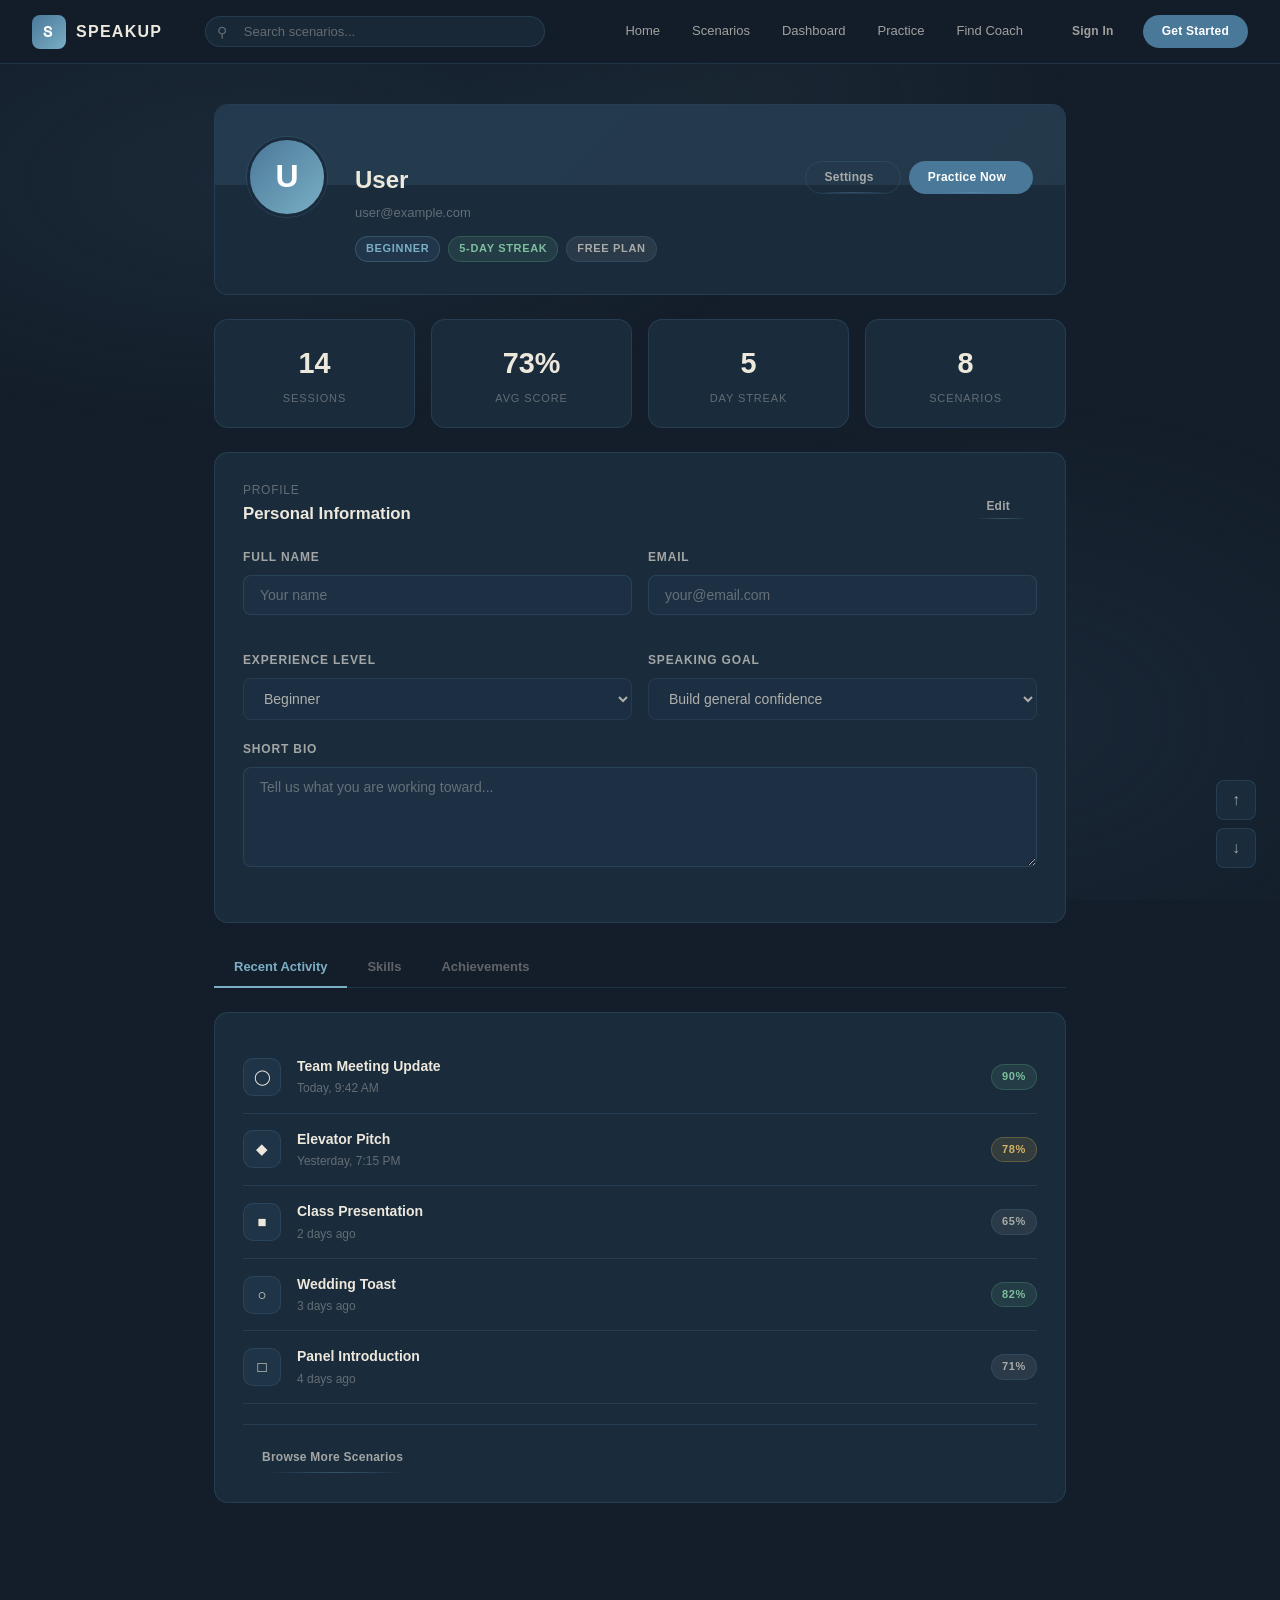
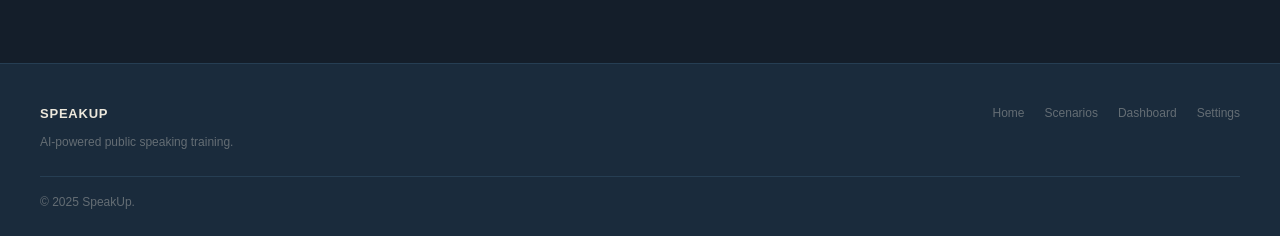
<file: account.html>
<!DOCTYPE html>
<html lang="en">
<head>
  <meta charset="UTF-8">
  <meta name="viewport" content="width=device-width, initial-scale=1.0">
  <title>My Account — SpeakUp</title>
  <link rel="icon" type="image/svg+xml" href="data:image/svg+xml,<svg xmlns='http://www.w3.org/2000/svg' viewBox='0 0 32 32'><rect width='32' height='32' rx='8' fill='%234A7899'/><text x='8' y='22' font-size='18' font-weight='900' fill='white' font-family='Helvetica'>S</text></svg>">
  <link rel="stylesheet" href="styles.css">
  <style>
    .account-layout { max-width: 900px; margin: 0 auto; padding: 40px 24px 80px; }

    /* ── Profile header ── */
    .profile-header {
      display: flex; gap: 28px; align-items: flex-start;
      background: var(--bg-card); border: 1px solid var(--border);
      border-radius: var(--radius-lg); padding: 32px; margin-bottom: 24px;
      position: relative; overflow: hidden;
    }
    .profile-header::before {
      content: ''; position: absolute; top: 0; left: 0; right: 0; height: 80px;
      background: linear-gradient(135deg, rgba(74,120,153,0.2), rgba(122,175,197,0.1));
      border-radius: var(--radius-lg) var(--radius-lg) 0 0;
    }
    .profile-avatar-wrap { position: relative; z-index: 1; flex-shrink: 0; }
    .profile-avatar {
      width: 80px; height: 80px; border-radius: 50%;
      background: linear-gradient(135deg, var(--steel-blue), var(--sky-blue));
      display: flex; align-items: center; justify-content: center;
      font-size: 2rem; font-weight: 700; color: white;
      border: 3px solid var(--bg-card); box-shadow: 0 0 0 1px var(--border);
    }
    .profile-info { position: relative; z-index: 1; padding-top: 24px; }
    .profile-name { font-size: 1.5rem; font-weight: 700; margin-bottom: 4px; }
    .profile-email { font-size: 13px; color: var(--text-muted); margin-bottom: 12px; }
    .profile-badges { display: flex; gap: 8px; flex-wrap: wrap; }
    .profile-actions { margin-left: auto; position: relative; z-index: 1; padding-top: 24px; display: flex; gap: 8px; }

    /* ── Stats row ── */
    .account-stats { display: grid; grid-template-columns: repeat(4, 1fr); gap: 16px; margin-bottom: 24px; }
    .account-stat { background: var(--bg-card); border: 1px solid var(--border); border-radius: var(--radius-lg); padding: 20px; text-align: center; }
    .account-stat-num { font-size: 1.8rem; font-weight: 700; margin-bottom: 4px; }
    .account-stat-label { font-size: 11px; color: var(--text-muted); text-transform: uppercase; letter-spacing: 0.08em; }

    /* ── Tabs ── */
    .tabs { display: flex; gap: 0; border-bottom: 1px solid var(--border); margin-bottom: 24px; }
    .tab-btn {
      padding: 12px 20px; font-family: Helvetica,Arial,sans-serif; font-size: 13px; font-weight: 600;
      color: var(--text-muted); background: none; border: none; cursor: pointer;
      border-bottom: 2px solid transparent; margin-bottom: -1px; transition: all 0.15s;
    }
    .tab-btn:hover { color: var(--text-secondary); }
    .tab-btn.active { color: var(--sky-blue); border-bottom-color: var(--sky-blue); }
    .tab-panel { display: none; }
    .tab-panel.active { display: block; }

    /* ── Activity list ── */
    .activity-item {
      display: flex; align-items: center; gap: 16px; padding: 14px 0;
      border-bottom: 1px solid var(--border);
    }
    .activity-item:last-child { border-bottom: none; }
    .activity-icon { width: 38px; height: 38px; border-radius: 10px; background: rgba(74,120,153,0.12); border: 1px solid var(--border); display: flex; align-items: center; justify-content: center; font-size: 15px; flex-shrink: 0; }
    .activity-info { flex: 1; }
    .activity-title { font-size: 14px; font-weight: 600; margin-bottom: 2px; }
    .activity-time { font-size: 12px; color: var(--text-muted); }
    .activity-score { font-size: 1.1rem; font-weight: 700; color: var(--text-primary); }

    /* ── Skills radar (CSS) ── */
    .skills-grid { display: grid; grid-template-columns: repeat(2, 1fr); gap: 16px; }
    .skill-item { background: var(--bg-card); border: 1px solid var(--border); border-radius: var(--radius-lg); padding: 18px 20px; }
    .skill-name { font-size: 13px; font-weight: 600; margin-bottom: 8px; }
    .skill-level { font-size: 11px; color: var(--text-muted); margin-bottom: 8px; }
    .skill-xp { font-size: 12px; color: var(--sky-blue); font-weight: 700; }

    /* ── Achievements ── */
    .achievements-grid { display: grid; grid-template-columns: repeat(3, 1fr); gap: 14px; }
    .achievement {
      background: var(--bg-card); border: 1px solid var(--border); border-radius: var(--radius-lg);
      padding: 20px; text-align: center; transition: all 0.2s;
    }
    .achievement:hover { border-color: rgba(122,175,197,0.35); }
    .achievement.locked { opacity: 0.4; }
    .achievement-icon { font-size: 2rem; margin-bottom: 10px; }
    .achievement-name { font-size: 13px; font-weight: 700; margin-bottom: 4px; }
    .achievement-desc { font-size: 11px; color: var(--text-muted); line-height: 1.5; }

    @media (max-width: 700px) {
      .profile-header { flex-wrap: wrap; }
      .profile-actions { width: 100%; }
      .account-stats { grid-template-columns: repeat(2,1fr); }
      .achievements-grid { grid-template-columns: repeat(2,1fr); }
      .skills-grid { grid-template-columns: 1fr; }
    }
  </style>
</head>
<body>
<div class="bg-mesh"></div>

<nav class="navbar">
  <div class="navbar-inner">
    <a href="index.html" class="navbar-brand"><div class="brand-icon">S</div>SpeakUp</a>
    <div class="navbar-search">
      <span class="search-icon">&#9906;</span>
      <input type="text" class="search-input" placeholder="Search scenarios...">
    </div>
    <div class="navbar-links">
      <a href="index.html">Home</a>
      <a href="scenarios.html">Scenarios</a>
      <a href="dashboard.html">Dashboard</a>
      <a href="practice.html">Practice</a>
      <a href="map.html">Find Coach</a>

    </div>
    <div class="navbar-actions nav-auth-actions">
      <a href="login.html" class="btn btn-ghost btn-sm">Sign In</a>
      <a href="signup.html" class="btn btn-solid btn-sm">
        <span class="btn-neon-top"></span>Get Started<span class="btn-neon-bottom"></span>
      </a>
    </div>
    <button class="navbar-toggle"><span></span><span></span><span></span></button>
  </div>
</nav>
<div class="mobile-nav">
  <a href="index.html">Home</a>
  <a href="scenarios.html">Scenarios</a>
  <a href="dashboard.html">Dashboard</a>
  <a href="practice.html">Practice</a>
  <a href="settings.html">Settings</a>
</div>

<main class="page-wrapper">
  <div class="account-layout">

    <!-- Profile Header -->
    <div class="profile-header fade-up">
      <div class="profile-avatar-wrap">
        <div class="profile-avatar" id="profileAvatar">U</div>
      </div>
      <div class="profile-info">
        <div class="profile-name" id="profileName">User</div>
        <div class="profile-email" id="profileEmail">user@example.com</div>
        <div class="profile-badges">
          <span class="badge badge-default" id="profileLevel">Beginner</span>
          <span class="badge badge-success">5-Day Streak</span>
          <span class="badge badge-neutral">Free Plan</span>
        </div>
      </div>
      <div class="profile-actions">
        <a href="settings.html" class="btn btn-outline btn-sm">
          <span class="btn-neon-top"></span>Settings<span class="btn-neon-bottom"></span>
        </a>
        <a href="practice.html" class="btn btn-solid btn-sm">
          <span class="btn-neon-top"></span>Practice Now<span class="btn-neon-bottom"></span>
        </a>
      </div>
    </div>

    <!-- Stats Row -->
    <div class="account-stats fade-up-delay-1">
      <div class="account-stat">
        <div class="account-stat-num">14</div>
        <div class="account-stat-label">Sessions</div>
      </div>
      <div class="account-stat">
        <div class="account-stat-num">73%</div>
        <div class="account-stat-label">Avg Score</div>
      </div>
      <div class="account-stat">
        <div class="account-stat-num">5</div>
        <div class="account-stat-label">Day Streak</div>
      </div>
      <div class="account-stat">
        <div class="account-stat-num">8</div>
        <div class="account-stat-label">Scenarios</div>
      </div>
    </div>

    <!-- Edit profile form -->
    <div class="card mb-24 fade-up-delay-1" style="margin-bottom:24px;">
      <div class="card-header flex-between">
        <div>
          <div class="card-subtitle">Profile</div>
          <div class="card-title">Personal Information</div>
        </div>
        <button class="btn btn-ghost btn-sm" id="editToggle">
          <span class="btn-neon-top"></span>Edit<span class="btn-neon-bottom"></span>
        </button>
      </div>
      <form id="profileForm">
        <div style="display:grid;grid-template-columns:1fr 1fr;gap:16px;">
          <div class="form-group"><label class="form-label">Full Name</label><input type="text" class="form-input" id="editName" placeholder="Your name" disabled></div>
          <div class="form-group"><label class="form-label">Email</label><input type="email" class="form-input" id="editEmail" placeholder="your@email.com" disabled></div>
          <div class="form-group"><label class="form-label">Experience Level</label>
            <select class="form-input" id="editLevel" disabled>
              <option value="beginner">Beginner</option>
              <option value="intermediate">Intermediate</option>
              <option value="advanced">Advanced</option>
            </select>
          </div>
          <div class="form-group"><label class="form-label">Speaking Goal</label>
            <select class="form-input" id="editGoal" disabled>
              <option>Build general confidence</option>
              <option>Prepare for job interviews</option>
              <option>Academic presentations</option>
              <option>Leadership communication</option>
              <option>Social situations</option>
            </select>
          </div>
        </div>
        <div class="form-group"><label class="form-label">Short Bio</label><textarea class="form-input" id="editBio" placeholder="Tell us what you are working toward..." rows="3" disabled></textarea></div>
        <div id="saveButtons" style="display:none;gap:10px;" class="flex">
          <button type="submit" class="btn btn-solid btn-sm">
            <span class="btn-neon-top"></span>Save Changes<span class="btn-neon-bottom"></span>
          </button>
          <button type="button" class="btn btn-ghost btn-sm" id="cancelEdit">
            <span class="btn-neon-top"></span>Cancel<span class="btn-neon-bottom"></span>
          </button>
        </div>
      </form>
    </div>

    <!-- Tabs -->
    <div class="tabs">
      <button class="tab-btn active" data-tab="activity">Recent Activity</button>
      <button class="tab-btn" data-tab="skills">Skills</button>
      <button class="tab-btn" data-tab="achievements">Achievements</button>
    </div>

    <!-- Activity -->
    <div class="tab-panel active" id="tab-activity">
      <div class="card">
        <div class="activity-item"><div class="activity-icon">&#9711;</div><div class="activity-info"><div class="activity-title">Team Meeting Update</div><div class="activity-time">Today, 9:42 AM</div></div><span class="badge badge-success">90%</span></div>
        <div class="activity-item"><div class="activity-icon">&#9670;</div><div class="activity-info"><div class="activity-title">Elevator Pitch</div><div class="activity-time">Yesterday, 7:15 PM</div></div><span class="badge badge-warning">78%</span></div>
        <div class="activity-item"><div class="activity-icon">&#9632;</div><div class="activity-info"><div class="activity-title">Class Presentation</div><div class="activity-time">2 days ago</div></div><span class="badge badge-neutral">65%</span></div>
        <div class="activity-item"><div class="activity-icon">&#9675;</div><div class="activity-info"><div class="activity-title">Wedding Toast</div><div class="activity-time">3 days ago</div></div><span class="badge badge-success">82%</span></div>
        <div class="activity-item"><div class="activity-icon">&#9633;</div><div class="activity-info"><div class="activity-title">Panel Introduction</div><div class="activity-time">4 days ago</div></div><span class="badge badge-neutral">71%</span></div>
        <div class="card-footer">
          <a href="scenarios.html" class="btn btn-ghost btn-sm">
            <span class="btn-neon-top"></span>Browse More Scenarios<span class="btn-neon-bottom"></span>
          </a>
        </div>
      </div>
    </div>

    <!-- Skills -->
    <div class="tab-panel" id="tab-skills">
      <div class="skills-grid">
        <div class="skill-item">
          <div class="skill-name">Structure and Organization</div>
          <div class="progress-bar" style="margin:8px 0;"><div class="progress-fill" style="width:78%"></div></div>
          <div style="display:flex;justify-content:space-between;"><div class="skill-level">Advanced</div><div class="skill-xp">78 / 100 XP</div></div>
        </div>
        <div class="skill-item">
          <div class="skill-name">Clarity and Conciseness</div>
          <div class="progress-bar" style="margin:8px 0;"><div class="progress-fill" style="width:65%"></div></div>
          <div style="display:flex;justify-content:space-between;"><div class="skill-level">Intermediate</div><div class="skill-xp">65 / 100 XP</div></div>
        </div>
        <div class="skill-item">
          <div class="skill-name">Audience Awareness</div>
          <div class="progress-bar" style="margin:8px 0;"><div class="progress-fill" style="width:50%"></div></div>
          <div style="display:flex;justify-content:space-between;"><div class="skill-level">Developing</div><div class="skill-xp">50 / 100 XP</div></div>
        </div>
        <div class="skill-item">
          <div class="skill-name">Storytelling</div>
          <div class="progress-bar" style="margin:8px 0;"><div class="progress-fill" style="width:42%"></div></div>
          <div style="display:flex;justify-content:space-between;"><div class="skill-level">Developing</div><div class="skill-xp">42 / 100 XP</div></div>
        </div>
        <div class="skill-item">
          <div class="skill-name">Persuasion and Argumentation</div>
          <div class="progress-bar" style="margin:8px 0;"><div class="progress-fill" style="width:30%"></div></div>
          <div style="display:flex;justify-content:space-between;"><div class="skill-level">Beginner</div><div class="skill-xp">30 / 100 XP</div></div>
        </div>
        <div class="skill-item">
          <div class="skill-name">Handling Q&amp;A</div>
          <div class="progress-bar" style="margin:8px 0;"><div class="progress-fill" style="width:20%"></div></div>
          <div style="display:flex;justify-content:space-between;"><div class="skill-level">Beginner</div><div class="skill-xp">20 / 100 XP</div></div>
        </div>
      </div>
    </div>

    <!-- Achievements -->
    <div class="tab-panel" id="tab-achievements">
      <div class="achievements-grid">
        <div class="achievement">
          <div class="achievement-icon">&#9670;</div>
          <div class="achievement-name">First Words</div>
          <p class="achievement-desc">Completed your very first practice session.</p>
          <div class="badge badge-success mt-8">Earned</div>
        </div>
        <div class="achievement">
          <div class="achievement-icon">&#9711;</div>
          <div class="achievement-name">Three and Counting</div>
          <p class="achievement-desc">Completed 3 different scenarios.</p>
          <div class="badge badge-success mt-8">Earned</div>
        </div>
        <div class="achievement">
          <div class="achievement-icon">&#9632;</div>
          <div class="achievement-name">Five-Day Streak</div>
          <p class="achievement-desc">Practiced five days in a row without missing a day.</p>
          <div class="badge badge-success mt-8">Earned</div>
        </div>
        <div class="achievement locked">
          <div class="achievement-icon">&#9633;</div>
          <div class="achievement-name">Top Scorer</div>
          <p class="achievement-desc">Achieve a 90%+ score on any scenario.</p>
          <div class="badge badge-neutral mt-8">Locked</div>
        </div>
        <div class="achievement locked">
          <div class="achievement-icon">&#9675;</div>
          <div class="achievement-name">All Categories</div>
          <p class="achievement-desc">Complete at least one scenario from every category.</p>
          <div class="badge badge-neutral mt-8">Locked</div>
        </div>
        <div class="achievement locked">
          <div class="achievement-icon">&#9672;</div>
          <div class="achievement-name">Advanced Speaker</div>
          <p class="achievement-desc">Complete an Advanced-level scenario with a passing score.</p>
          <div class="badge badge-neutral mt-8">Locked</div>
        </div>
      </div>
    </div>

  </div>
</main>

<footer>
  <div class="footer-inner">
    <div><div class="footer-brand">SpeakUp</div><p class="footer-tagline">AI-powered public speaking training.</p></div>
    <div class="footer-links">
      <a href="index.html">Home</a><a href="scenarios.html">Scenarios</a>
      <a href="dashboard.html">Dashboard</a><a href="settings.html">Settings</a>
    </div>
  </div>
  <div class="footer-bottom"><span>© 2025 SpeakUp.</span></div>
</footer>

<div class="page-scroll-btns">
  <button class="scroll-up">&#8593;</button>
  <button class="scroll-down">&#8595;</button>
</div>

<script src="main.js"></script>
<script>
  // Load user data
  const user = Auth.getUser();
  if (user) {
    document.getElementById('profileAvatar').textContent = (user.name || 'U')[0].toUpperCase();
    document.getElementById('profileName').textContent = user.name || 'User';
    document.getElementById('profileEmail').textContent = user.email || '';
    document.getElementById('profileLevel').textContent = (user.level || 'Beginner').charAt(0).toUpperCase() + (user.level || 'beginner').slice(1);
    document.getElementById('editName').value = user.name || '';
    document.getElementById('editEmail').value = user.email || '';
    if (user.level) document.getElementById('editLevel').value = user.level;
  }

  // Edit toggle
  let editing = false;
  document.getElementById('editToggle').addEventListener('click', function() {
    editing = !editing;
    ['editName','editEmail','editLevel','editGoal','editBio'].forEach(id => {
      const el = document.getElementById(id);
      if (el) el.disabled = !editing;
    });
    document.getElementById('saveButtons').style.display = editing ? 'flex' : 'none';
    this.textContent = editing ? 'Cancel' : 'Edit';
  });

  document.getElementById('cancelEdit').addEventListener('click', () => {
    editing = false;
    ['editName','editEmail','editLevel','editGoal','editBio'].forEach(id => {
      const el = document.getElementById(id); if (el) el.disabled = true;
    });
    document.getElementById('saveButtons').style.display = 'none';
    document.getElementById('editToggle').textContent = 'Edit';
  });

  document.getElementById('profileForm').addEventListener('submit', function(e) {
    e.preventDefault();
    const updatedUser = { ...Auth.getUser(), name: document.getElementById('editName').value, email: document.getElementById('editEmail').value, level: document.getElementById('editLevel').value };
    Auth.login(updatedUser);
    document.getElementById('profileName').textContent = updatedUser.name;
    document.getElementById('profileAvatar').textContent = (updatedUser.name || 'U')[0].toUpperCase();
    document.getElementById('cancelEdit').click();
    showToast('Profile updated.', 'success');
  });

  // Tabs
  document.querySelectorAll('.tab-btn').forEach(btn => {
    btn.addEventListener('click', function() {
      document.querySelectorAll('.tab-btn').forEach(b => b.classList.remove('active'));
      document.querySelectorAll('.tab-panel').forEach(p => p.classList.remove('active'));
      this.classList.add('active');
      document.getElementById('tab-' + this.dataset.tab).classList.add('active');
    });
  });
</script>
</body>
</html>
</file>
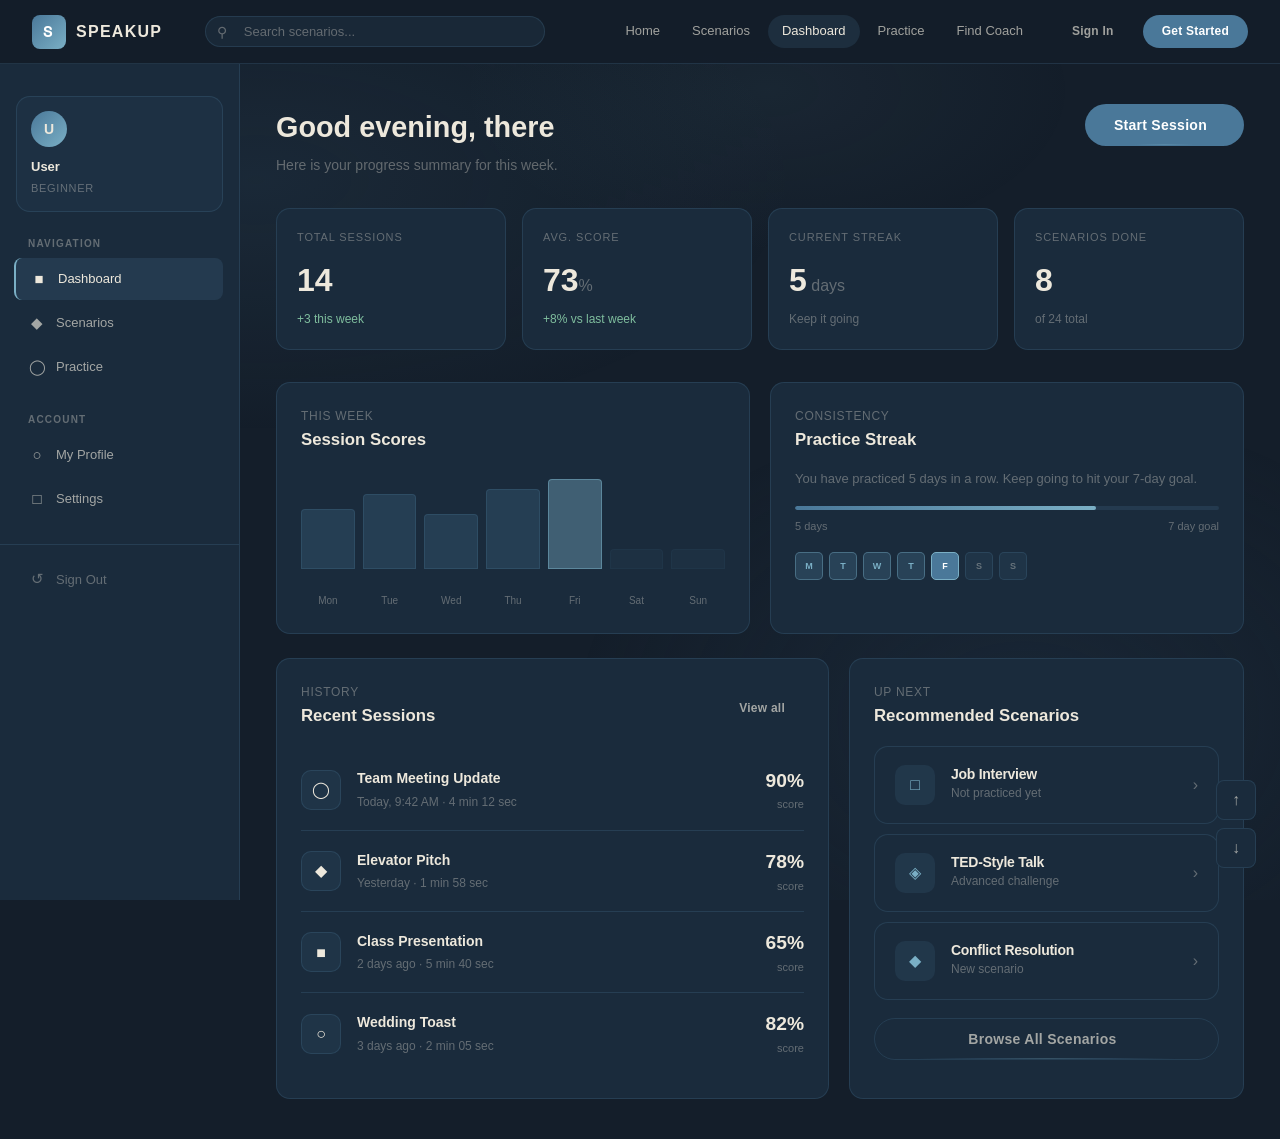
<file: dashboard.html>
<!DOCTYPE html>
<html lang="en">
<head>
  <meta charset="UTF-8">
  <meta name="viewport" content="width=device-width, initial-scale=1.0">
  <title>Dashboard — SpeakUp</title>
  <link rel="icon" type="image/svg+xml" href="data:image/svg+xml,<svg xmlns='http://www.w3.org/2000/svg' viewBox='0 0 32 32'><rect width='32' height='32' rx='8' fill='%234A7899'/><text x='8' y='22' font-size='18' font-weight='900' fill='white' font-family='Helvetica'>S</text></svg>">
  <link rel="stylesheet" href="styles.css">
  <style>
    .dashboard-layout {
      display: grid; grid-template-columns: 240px 1fr;
      min-height: calc(100vh - 64px);
    }
    /* ── Sidebar ── */
    .sidebar {
      background: var(--bg-card); border-right: 1px solid var(--border);
      padding: 32px 0; position: sticky; top: 64px; height: calc(100vh - 64px);
      overflow-y: auto;
    }
    .sidebar-section { padding: 0 16px; margin-bottom: 24px; }
    .sidebar-label { font-size: 10px; font-weight: 700; letter-spacing: 0.12em; text-transform: uppercase; color: var(--text-muted); padding: 0 12px; margin-bottom: 6px; }
    .sidebar-link {
      display: flex; align-items: center; gap: 10px;
      padding: 9px 12px; border-radius: var(--radius); font-size: 13px; font-weight: 500;
      color: var(--text-secondary); text-decoration: none; transition: all 0.15s; margin-bottom: 2px;
    }
    .sidebar-link:hover { background: rgba(74,120,153,0.12); color: var(--text-primary); }
    .sidebar-link.active { background: rgba(74,120,153,0.2); color: var(--text-primary); border-left: 2px solid var(--sky-blue); margin-left: -2px; padding-left: 14px; }
    .sidebar-link .icon { font-size: 15px; width: 18px; text-align: center; }
    .sidebar-user { margin: 0 16px 24px; padding: 14px; background: rgba(74,120,153,0.08); border: 1px solid var(--border); border-radius: var(--radius-lg); }
    .sidebar-user-name { font-size: 13px; font-weight: 700; margin-bottom: 2px; }
    .sidebar-user-level { font-size: 11px; color: var(--text-muted); text-transform: uppercase; letter-spacing: 0.06em; }
    .sidebar-avatar { width: 36px; height: 36px; border-radius: 50%; background: linear-gradient(135deg, var(--steel-blue), var(--sky-blue)); display: flex; align-items: center; justify-content: center; font-size: 14px; font-weight: 700; margin-bottom: 10px; }

    /* ── Main content ── */
    .dashboard-main { padding: 40px 36px; overflow-y: auto; }
    .dash-header { display: flex; justify-content: space-between; align-items: flex-start; margin-bottom: 32px; flex-wrap: wrap; gap: 16px; }
    .dash-greeting { font-size: 1.8rem; font-weight: 700; margin-bottom: 4px; }
    .dash-greeting-sub { font-size: 14px; color: var(--text-muted); }

    /* ── Stat cards ── */
    .stat-grid { display: grid; grid-template-columns: repeat(4, 1fr); gap: 16px; margin-bottom: 32px; }
    .stat-card {
      background: var(--bg-card); border: 1px solid var(--border);
      border-radius: var(--radius-lg); padding: 20px;
    }
    .stat-label { font-size: 11px; text-transform: uppercase; letter-spacing: 0.08em; color: var(--text-muted); margin-bottom: 8px; }
    .stat-value { font-size: 2rem; font-weight: 700; color: var(--text-primary); margin-bottom: 4px; }
    .stat-change { font-size: 12px; color: var(--text-muted); }
    .stat-change.up { color: #7fbe9e; }
    .stat-change.down { color: #cc8080; }

    /* ── Streak ── */
    .streak-row { display: flex; gap: 6px; margin-top: 16px; }
    .streak-day { width: 28px; height: 28px; border-radius: 5px; background: rgba(74,120,153,0.12); border: 1px solid var(--border); display: flex; align-items: center; justify-content: center; font-size: 9px; color: var(--text-muted); text-transform: uppercase; font-weight: 600; transition: all 0.2s; }
    .streak-day.done { background: rgba(74,120,153,0.3); border-color: rgba(122,175,197,0.4); color: var(--sky-blue); }
    .streak-day.today { background: var(--steel-blue); border-color: var(--sky-blue); color: white; }

    /* ── Recent sessions ── */
    .session-row {
      display: flex; align-items: center; gap: 16px;
      padding: 16px 0; border-bottom: 1px solid var(--border);
    }
    .session-row:last-child { border-bottom: none; }
    .session-icon { width: 40px; height: 40px; border-radius: 10px; background: rgba(74,120,153,0.12); border: 1px solid var(--border); display: flex; align-items: center; justify-content: center; flex-shrink: 0; font-size: 16px; }
    .session-info { flex: 1; }
    .session-title { font-size: 14px; font-weight: 600; margin-bottom: 3px; }
    .session-meta { font-size: 12px; color: var(--text-muted); }
    .session-score {
      display: flex; flex-direction: column; align-items: flex-end;
      font-size: 1.2rem; font-weight: 700; color: var(--text-primary);
    }
    .session-score span { font-size: 11px; color: var(--text-muted); font-weight: 400; }

    /* ── Progress chart (CSS bars) ── */
    .chart-bars { display: flex; align-items: flex-end; gap: 8px; height: 100px; }
    .chart-bar { flex: 1; border-radius: 4px 4px 0 0; background: rgba(74,120,153,0.25); border: 1px solid var(--border); position: relative; transition: background 0.3s; min-width: 20px; }
    .chart-bar:hover { background: rgba(74,120,153,0.45); }
    .chart-bar .bar-label { position: absolute; bottom: -20px; left: 50%; transform: translateX(-50%); font-size: 10px; color: var(--text-muted); white-space: nowrap; }
    .chart-labels { display: flex; gap: 8px; margin-top: 24px; }
    .chart-labels span { flex: 1; text-align: center; font-size: 10px; color: var(--text-muted); min-width: 20px; }

    /* ── Recommended ── */
    .rec-card {
      display: flex; align-items: center; gap: 16px;
      background: var(--bg-card); border: 1px solid var(--border); border-radius: var(--radius-lg);
      padding: 18px 20px; cursor: pointer; transition: all 0.2s; text-decoration: none;
    }
    .rec-card:hover { border-color: rgba(122,175,197,0.35); transform: translateX(3px); }
    .rec-icon { width: 40px; height: 40px; border-radius: 10px; background: rgba(74,120,153,0.15); flex-shrink: 0; display: flex; align-items: center; justify-content: center; font-size: 16px; }
    .rec-text h4 { font-size: 14px; margin-bottom: 2px; }
    .rec-text p { font-size: 12px; color: var(--text-muted); }
    .rec-arrow { margin-left: auto; color: var(--text-muted); font-size: 16px; }

    @media (max-width: 900px) {
      .dashboard-layout { grid-template-columns: 1fr; }
      .sidebar { display: none; }
      .dashboard-main { padding: 24px 16px; }
      .stat-grid { grid-template-columns: repeat(2, 1fr); }
    }
    @media (max-width: 480px) {
      .stat-grid { grid-template-columns: 1fr 1fr; }
    }
  </style>
</head>
<body>
<div class="bg-mesh"></div>

<nav class="navbar">
  <div class="navbar-inner">
    <a href="index.html" class="navbar-brand"><div class="brand-icon">S</div>SpeakUp</a>
    <div class="navbar-search">
      <span class="search-icon">&#9906;</span>
      <input type="text" class="search-input" placeholder="Search scenarios...">
    </div>
    <div class="navbar-links">
      <a href="index.html">Home</a>
      <a href="scenarios.html">Scenarios</a>
      <a href="dashboard.html" class="active">Dashboard</a>
      <a href="practice.html">Practice</a>
            <a href="map.html">Find Coach</a>

    </div>
    
    <div class="navbar-actions nav-auth-actions">
      <a href="login.html" class="btn btn-ghost btn-sm">Sign In</a>
      <a href="signup.html" class="btn btn-solid btn-sm">
        <span class="btn-neon-top"></span>Get Started<span class="btn-neon-bottom"></span>
      </a>
    </div>
    <button class="navbar-toggle"><span></span><span></span><span></span></button>
  </div>
</nav>
<div class="mobile-nav">
  <a href="index.html">Home</a>
  <a href="scenarios.html">Scenarios</a>
  <a href="dashboard.html" class="active">Dashboard</a>
  <a href="practice.html">Practice</a>
  <a href="account.html">Account</a>
  <a href="settings.html">Settings</a>
</div>

<main class="page-wrapper" style="padding-top:64px;">
  <div class="dashboard-layout">
    <!-- Sidebar -->
    <aside class="sidebar">
      <div class="sidebar-user">
        <div class="sidebar-avatar" id="sidebarAvatar">U</div>
        <div class="sidebar-user-name" id="sidebarName">User</div>
        <div class="sidebar-user-level" id="sidebarLevel">Beginner</div>
      </div>
      <div class="sidebar-section">
        <div class="sidebar-label">Navigation</div>
        <a href="dashboard.html" class="sidebar-link active"><span class="icon">&#9632;</span> Dashboard</a>
        <a href="scenarios.html" class="sidebar-link"><span class="icon">&#9670;</span> Scenarios</a>
        <a href="practice.html" class="sidebar-link"><span class="icon">&#9711;</span> Practice</a>
      </div>
      <div class="sidebar-section">
        <div class="sidebar-label">Account</div>
        <a href="account.html" class="sidebar-link"><span class="icon">&#9675;</span> My Profile</a>
        <a href="settings.html" class="sidebar-link"><span class="icon">&#9633;</span> Settings</a>
      </div>
      <div class="sidebar-section" style="margin-top:auto;padding-top:16px;border-top:1px solid var(--border);">
        <button class="sidebar-link" style="background:none;border:none;width:100%;text-align:left;cursor:pointer;color:var(--text-muted);" onclick="Auth.logout()">
          <span class="icon">&#8634;</span> Sign Out
        </button>
      </div>
    </aside>

    <!-- Main -->
    <div class="dashboard-main">
      <div class="dash-header">
        <div>
          <div class="dash-greeting" id="dashGreeting">Good morning</div>
          <div class="dash-greeting-sub">Here is your progress summary for this week.</div>
        </div>
        <a href="practice.html" class="btn btn-solid">
          <span class="btn-neon-top"></span>Start Session<span class="btn-neon-bottom"></span>
        </a>
      </div>

      <!-- Stats -->
      <div class="stat-grid">
        <div class="stat-card fade-up">
          <div class="stat-label">Total Sessions</div>
          <div class="stat-value">14</div>
          <div class="stat-change up">+3 this week</div>
        </div>
        <div class="stat-card fade-up-delay-1">
          <div class="stat-label">Avg. Score</div>
          <div class="stat-value">73<span style="font-size:1rem;font-weight:400;color:var(--text-muted)">%</span></div>
          <div class="stat-change up">+8% vs last week</div>
        </div>
        <div class="stat-card fade-up-delay-2">
          <div class="stat-label">Current Streak</div>
          <div class="stat-value">5<span style="font-size:1rem;font-weight:400;color:var(--text-muted)"> days</span></div>
          <div class="stat-change">Keep it going</div>
        </div>
        <div class="stat-card fade-up-delay-3">
          <div class="stat-label">Scenarios Done</div>
          <div class="stat-value">8</div>
          <div class="stat-change">of 24 total</div>
        </div>
      </div>

      <!-- Grid Row -->
      <div style="display:grid;grid-template-columns:1fr 1fr;gap:20px;margin-bottom:24px;" class="dashboard-grid">
        <!-- Weekly progress chart -->
        <div class="card" style="padding:24px;">
          <div class="card-header">
            <div class="card-subtitle">This Week</div>
            <div class="card-title">Session Scores</div>
          </div>
          <div class="chart-bars" id="chartBars">
            <div class="chart-bar" style="height:60%"></div>
            <div class="chart-bar" style="height:75%"></div>
            <div class="chart-bar" style="height:55%"></div>
            <div class="chart-bar" style="height:80%"></div>
            <div class="chart-bar" style="height:90%;background:rgba(122,175,197,0.4);border-color:rgba(122,175,197,0.5);"></div>
            <div class="chart-bar" style="height:20%;opacity:0.3;"></div>
            <div class="chart-bar" style="height:20%;opacity:0.3;"></div>
          </div>
          <div class="chart-labels">
            <span>Mon</span><span>Tue</span><span>Wed</span><span>Thu</span><span>Fri</span><span>Sat</span><span>Sun</span>
          </div>
        </div>

        <!-- Streak tracker -->
        <div class="card" style="padding:24px;">
          <div class="card-header">
            <div class="card-subtitle">Consistency</div>
            <div class="card-title">Practice Streak</div>
          </div>
          <p style="font-size:13px;color:var(--text-muted);margin-bottom:16px;">You have practiced 5 days in a row. Keep going to hit your 7-day goal.</p>
          <div class="progress-bar mb-8"><div class="progress-fill" style="width:71%"></div></div>
          <div style="display:flex;justify-content:space-between;font-size:11px;color:var(--text-muted);margin-bottom:16px;"><span>5 days</span><span>7 day goal</span></div>
          <div class="streak-row">
            <div class="streak-day done">M</div>
            <div class="streak-day done">T</div>
            <div class="streak-day done">W</div>
            <div class="streak-day done">T</div>
            <div class="streak-day today">F</div>
            <div class="streak-day">S</div>
            <div class="streak-day">S</div>
          </div>
        </div>
      </div>

      <!-- Recent Sessions -->
      <div style="display:grid;grid-template-columns:1.4fr 1fr;gap:20px;">
        <div class="card" style="padding:24px;">
          <div class="card-header flex-between">
            <div>
              <div class="card-subtitle">History</div>
              <div class="card-title">Recent Sessions</div>
            </div>
            <a href="scenarios.html" class="btn btn-ghost btn-sm">View all</a>
          </div>
          <div>
            <div class="session-row">
              <div class="session-icon">&#9711;</div>
              <div class="session-info">
                <div class="session-title">Team Meeting Update</div>
                <div class="session-meta">Today, 9:42 AM &middot; 4 min 12 sec</div>
              </div>
              <div class="session-score">90%<span>score</span></div>
            </div>
            <div class="session-row">
              <div class="session-icon">&#9670;</div>
              <div class="session-info">
                <div class="session-title">Elevator Pitch</div>
                <div class="session-meta">Yesterday &middot; 1 min 58 sec</div>
              </div>
              <div class="session-score">78%<span>score</span></div>
            </div>
            <div class="session-row">
              <div class="session-icon">&#9632;</div>
              <div class="session-info">
                <div class="session-title">Class Presentation</div>
                <div class="session-meta">2 days ago &middot; 5 min 40 sec</div>
              </div>
              <div class="session-score">65%<span>score</span></div>
            </div>
            <div class="session-row">
              <div class="session-icon">&#9675;</div>
              <div class="session-info">
                <div class="session-title">Wedding Toast</div>
                <div class="session-meta">3 days ago &middot; 2 min 05 sec</div>
              </div>
              <div class="session-score">82%<span>score</span></div>
            </div>
          </div>
        </div>

        <!-- Recommended next -->
        <div class="card" style="padding:24px;">
          <div class="card-header">
            <div class="card-subtitle">Up Next</div>
            <div class="card-title">Recommended Scenarios</div>
          </div>
          <div style="display:flex;flex-direction:column;gap:10px;margin-top:4px;">
            <a href="practice.html?s=job-interview" class="rec-card">
              <div class="rec-icon">&#9633;</div>
              <div class="rec-text"><h4>Job Interview</h4><p>Not practiced yet</p></div>
              <div class="rec-arrow">&#8250;</div>
            </a>
            <a href="practice.html?s=ted-talk" class="rec-card">
              <div class="rec-icon">&#9672;</div>
              <div class="rec-text"><h4>TED-Style Talk</h4><p>Advanced challenge</p></div>
              <div class="rec-arrow">&#8250;</div>
            </a>
            <a href="practice.html?s=conflict" class="rec-card">
              <div class="rec-icon">&#9670;</div>
              <div class="rec-text"><h4>Conflict Resolution</h4><p>New scenario</p></div>
              <div class="rec-arrow">&#8250;</div>
            </a>
            <a href="scenarios.html" class="btn btn-outline mt-8" style="margin-top:8px;justify-content:center;">
              <span class="btn-neon-top"></span>Browse All Scenarios<span class="btn-neon-bottom"></span>
            </a>
          </div>
        </div>
      </div>
    </div>
  </div>
</main>

<div class="page-scroll-btns">
  <button class="scroll-up">&#8593;</button>
  <button class="scroll-down">&#8595;</button>
</div>
<script src="main.js"></script>
<script>
  // Set greeting
  const hour = new Date().getHours();
  const greet = hour < 12 ? 'Good morning' : hour < 17 ? 'Good afternoon' : 'Good evening';
  const user = Auth.getUser();
  const userName = user ? user.name : 'there';
  document.getElementById('dashGreeting').textContent = greet + ', ' + userName;
  if (user) {
    document.getElementById('sidebarName').textContent = user.name || 'User';
    document.getElementById('sidebarLevel').textContent = (user.level || 'beginner').charAt(0).toUpperCase() + (user.level || 'beginner').slice(1);
    document.getElementById('sidebarAvatar').textContent = (user.name || 'U')[0].toUpperCase();
  }

  // Responsive dashboard grid
  function adjustGrid() {
    const grid = document.querySelector('.dashboard-grid');
    if (!grid) return;
    if (window.innerWidth < 700) grid.style.gridTemplateColumns = '1fr';
    else grid.style.gridTemplateColumns = '1fr 1fr';
  }
  adjustGrid(); window.addEventListener('resize', adjustGrid);
</script>
</body>
</html>
</file>
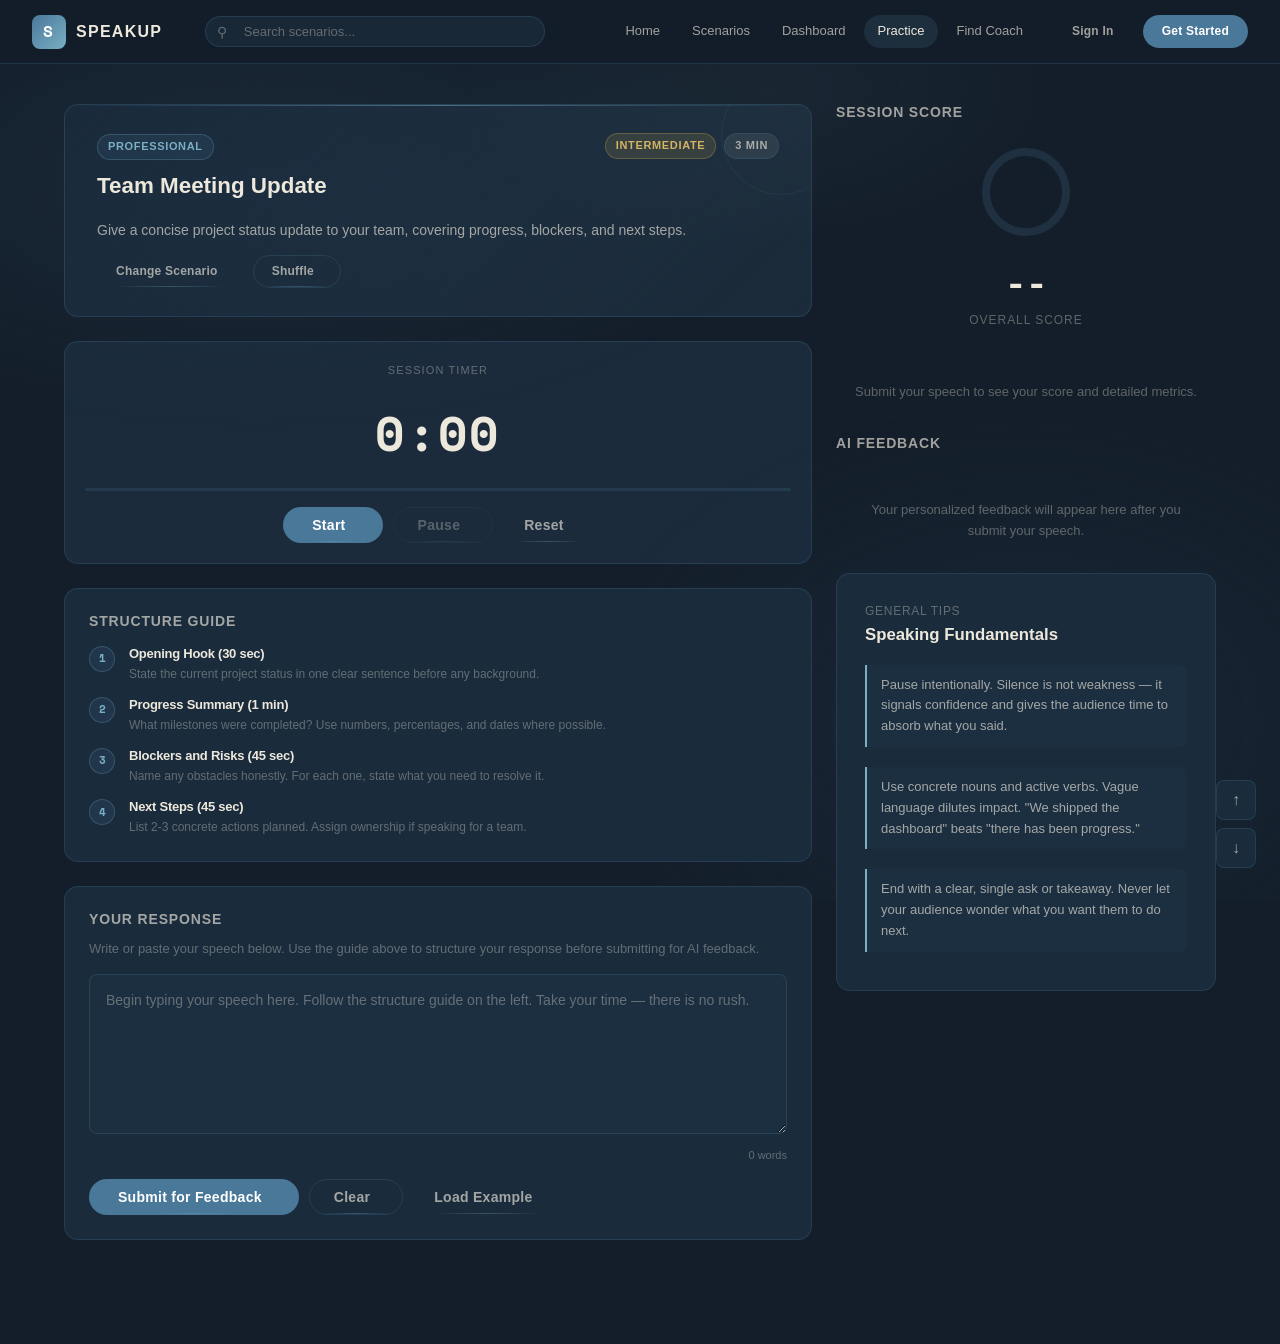
<file: practice.html>
<!DOCTYPE html>
<html lang="en">
<head>
  <meta charset="UTF-8">
  <meta name="viewport" content="width=device-width, initial-scale=1.0">
  <title>Practice — SpeakUp</title>
  <link rel="icon" type="image/svg+xml" href="data:image/svg+xml,<svg xmlns='http://www.w3.org/2000/svg' viewBox='0 0 32 32'><rect width='32' height='32' rx='8' fill='%234A7899'/><text x='8' y='22' font-size='18' font-weight='900' fill='white' font-family='Helvetica'>S</text></svg>">
  <link rel="stylesheet" href="styles.css">
  <style>
    .practice-layout {
      display: grid; grid-template-columns: 1fr 380px; gap: 24px;
      max-width: 1200px; margin: 0 auto; padding: 40px 24px 80px; min-height: calc(100vh - 64px);
    }

    /* ── Left: Practice area ── */
    .scenario-banner {
      background: linear-gradient(135deg, var(--bg-card), rgba(74,120,153,0.15));
      border: 1px solid var(--border); border-radius: var(--radius-lg);
      padding: 28px 32px; margin-bottom: 24px; position: relative; overflow: hidden;
    }
    .scenario-banner::after {
      content: ''; position: absolute; top: 0; left: 0; right: 0; height: 1px;
      background: linear-gradient(90deg, transparent, var(--sky-blue), transparent);
      opacity: 0.5;
    }
    .scenario-banner-top { display: flex; justify-content: space-between; align-items: flex-start; flex-wrap: wrap; gap: 12px; margin-bottom: 16px; }
    .scenario-name { font-size: 1.4rem; font-weight: 700; }
    .scenario-desc { font-size: 14px; color: var(--text-secondary); line-height: 1.65; }

    /* ── Guide panel ── */
    .guide-section { background: var(--bg-card); border: 1px solid var(--border); border-radius: var(--radius-lg); padding: 24px; margin-bottom: 24px; }
    .guide-section h3 { font-size: 14px; font-weight: 700; letter-spacing: 0.06em; text-transform: uppercase; margin-bottom: 16px; color: var(--text-secondary); }
    .guide-steps { display: flex; flex-direction: column; gap: 14px; }
    .guide-step { display: flex; gap: 14px; align-items: flex-start; }
    .guide-step-num {
      width: 26px; height: 26px; border-radius: 50%; background: rgba(74,120,153,0.15);
      border: 1px solid rgba(122,175,197,0.25); display: flex; align-items: center;
      justify-content: center; font-size: 11px; font-weight: 700; font-family: 'Space Mono', monospace;
      color: var(--sky-blue); flex-shrink: 0;
    }
    .guide-step-content h4 { font-size: 13px; font-weight: 700; margin-bottom: 3px; }
    .guide-step-content p { font-size: 12px; color: var(--text-muted); line-height: 1.55; }

    /* ── Timer ── */
    .timer-display {
      text-align: center; padding: 20px;
      background: rgba(33,52,72,0.6); border: 1px solid var(--border);
      border-radius: var(--radius-lg); margin-bottom: 24px;
    }
    .timer-num { font-size: 3rem; font-weight: 700; font-family: 'Space Mono', monospace; color: var(--text-primary); letter-spacing: 0.05em; }
    .timer-label { font-size: 11px; color: var(--text-muted); text-transform: uppercase; letter-spacing: 0.1em; margin-bottom: 16px; }
    .timer-controls { display: flex; gap: 10px; justify-content: center; }
    .timer-bar { height: 3px; background: rgba(74,120,153,0.2); border-radius: 2px; margin: 16px 0 0; overflow: hidden; }
    .timer-fill { height: 100%; background: linear-gradient(90deg, var(--steel-blue), var(--sky-blue)); border-radius: 2px; transition: width 1s linear; }

    /* ── Text input area ── */
    .input-section { background: var(--bg-card); border: 1px solid var(--border); border-radius: var(--radius-lg); padding: 24px; margin-bottom: 24px; }
    .input-section h3 { font-size: 14px; font-weight: 700; text-transform: uppercase; letter-spacing: 0.06em; color: var(--text-secondary); margin-bottom: 12px; }
    .speech-textarea {
      width: 100%; min-height: 160px; background: rgba(74,120,153,0.06);
      border: 1px solid var(--border); border-radius: var(--radius);
      padding: 14px 16px; color: var(--text-primary); font-family: Helvetica, Arial, sans-serif;
      font-size: 14px; line-height: 1.7; outline: none; resize: vertical;
      transition: border-color 0.2s;
    }
    .speech-textarea:focus { border-color: var(--sky-blue); background: rgba(74,120,153,0.1); }
    .speech-textarea::placeholder { color: var(--text-muted); }
    .word-count { font-size: 11px; color: var(--text-muted); margin-top: 6px; text-align: right; }
    .input-actions { display: flex; gap: 10px; margin-top: 14px; flex-wrap: wrap; }


    .feedback-card h3 { font-size: 14px; font-weight: 700; text-transform: uppercase; letter-spacing: 0.06em; color: var(--text-secondary); margin-bottom: 16px; }

    /* Score ring */
    .score-ring { display: flex; flex-direction: column; align-items: center; margin-bottom: 20px; }
    .ring-svg { transform: rotate(-90deg); }
    .ring-bg { fill: none; stroke: rgba(74,120,153,0.2); stroke-width: 8; }
    .ring-fill { fill: none; stroke: url(#ringGrad); stroke-width: 8; stroke-linecap: round; stroke-dasharray: 251.2; stroke-dashoffset: 251.2; transition: stroke-dashoffset 1s ease; }
    .score-value { font-size: 2.2rem; font-weight: 700; font-family: 'Space Mono', monospace; margin-top: 8px; }
    .score-label { font-size: 12px; color: var(--text-muted); text-transform: uppercase; letter-spacing: 0.08em; }

    /* Feedback metrics */
    .metric-row { margin-bottom: 14px; }
    .metric-label { display: flex; justify-content: space-between; font-size: 12px; font-weight: 600; margin-bottom: 5px; }
    .metric-label span:last-child { color: var(--sky-blue); font-family: 'Space Mono', monospace; }
    .metric-bar { height: 5px; background: rgba(74,120,153,0.15); border-radius: 3px; overflow: hidden; }
    .metric-fill { height: 100%; background: linear-gradient(90deg, var(--steel-blue), var(--sky-blue)); border-radius: 3px; }

    /* Feedback comments */
    .feedback-comment { background: rgba(74,120,153,0.06); border-left: 2px solid var(--sky-blue); border-radius: 0 var(--radius) var(--radius) 0; padding: 10px 14px; margin-bottom: 10px; font-size: 13px; color: var(--text-secondary); line-height: 1.6; }
    .feedback-placeholder { text-align: center; padding: 32px 16px; color: var(--text-muted); font-size: 13px; }

    /* ── Orbital decoration ── */
    .orbital-small {
      width: 120px; height: 120px; border-radius: 50%;
      border: 1px solid rgba(74,120,153,0.15);
      position: absolute; top: -30px; right: -30px;
      animation: orbit-spin 15s linear infinite; pointer-events: none;
    }

    @media (max-width: 900px) {
      .practice-layout { grid-template-columns: 1fr; padding: 24px 16px; }
      .practice-sidebar { order: -1; }
    }
  </style>
</head>
<body>
<div class="bg-mesh"></div>

<nav class="navbar">
  <div class="navbar-inner">
    <a href="index.html" class="navbar-brand"><div class="brand-icon">S</div>SpeakUp</a>
    <div class="navbar-search">
      <span class="search-icon">&#9906;</span>
      <input type="text" class="search-input" placeholder="Search scenarios...">
    </div>
    <div class="navbar-links">
      <a href="index.html">Home</a>
      <a href="scenarios.html">Scenarios</a>
      <a href="dashboard.html">Dashboard</a>
      <a href="practice.html" class="active">Practice</a>
      <a href="map.html">Find Coach</a>

    </div>
    <div class="navbar-actions nav-auth-actions">
      <a href="login.html" class="btn btn-ghost btn-sm">Sign In</a>
      <a href="signup.html" class="btn btn-solid btn-sm">
        <span class="btn-neon-top"></span>Get Started<span class="btn-neon-bottom"></span>
      </a>
    </div>
    <button class="navbar-toggle"><span></span><span></span><span></span></button>
  </div>
</nav>
<div class="mobile-nav">
  <a href="index.html">Home</a>
  <a href="scenarios.html">Scenarios</a>
  <a href="dashboard.html">Dashboard</a>
  <a href="practice.html" class="active">Practice</a>
  <a href="account.html">Account</a>
</div>

<main class="page-wrapper">
  <div class="practice-layout">
    <!-- Left: Main practice -->
    <div class="practice-main">
      <!-- Scenario banner -->
      <div class="scenario-banner">
        <div class="orbital-small"></div>
        <div class="scenario-banner-top">
          <div>
            <div class="badge badge-default mb-8" id="scenarioCategory">Professional</div>
            <div class="scenario-name" id="scenarioName">Team Meeting Update</div>
          </div>
          <div style="display:flex;gap:8px;align-items:center;">
            <span class="badge badge-warning" id="scenarioDifficulty">Intermediate</span>
            <span class="badge badge-neutral" id="scenarioDuration">3 min</span>
          </div>
        </div>
        <p class="scenario-desc" id="scenarioDesc">Give a concise project status update to your team, covering progress, blockers, and next steps in under 3 minutes.</p>
        <div class="mt-12" style="display:flex;gap:8px;flex-wrap:wrap;">
          <a href="scenarios.html" class="btn btn-ghost btn-sm">
            <span class="btn-neon-top"></span>Change Scenario<span class="btn-neon-bottom"></span>
          </a>
          <button class="btn btn-outline btn-sm" id="shuffleBtn">
            <span class="btn-neon-top"></span>Shuffle<span class="btn-neon-bottom"></span>
          </button>
        </div>
      </div>

      <!-- Timer -->
      <div class="timer-display">
        <div class="timer-label">Session Timer</div>
        <div class="timer-num" id="timerDisplay">0:00</div>
        <div class="timer-bar"><div class="timer-fill" id="timerFill" style="width:0%"></div></div>
        <div class="timer-controls mt-16">
          <button class="btn btn-solid" id="timerStart">
            <span class="btn-neon-top"></span>Start<span class="btn-neon-bottom"></span>
          </button>
          <button class="btn btn-outline" id="timerPause" disabled>
            <span class="btn-neon-top"></span>Pause<span class="btn-neon-bottom"></span>
          </button>
          <button class="btn btn-ghost" id="timerReset">
            <span class="btn-neon-top"></span>Reset<span class="btn-neon-bottom"></span>
          </button>
        </div>
      </div>

      <!-- Guide -->
      <div class="guide-section">
        <h3>Structure Guide</h3>
        <div class="guide-steps">
          <div class="guide-step">
            <div class="guide-step-num">1</div>
            <div class="guide-step-content">
              <h4>Opening Hook (30 sec)</h4>
              <p>Start with the single most important point. State the current project status in one clear sentence before providing any background.</p>
            </div>
          </div>
          <div class="guide-step">
            <div class="guide-step-num">2</div>
            <div class="guide-step-content">
              <h4>Progress Summary (1 min)</h4>
              <p>What has been completed since the last meeting? Be specific with milestones. Use numbers where possible — percentages, dates, deliverables.</p>
            </div>
          </div>
          <div class="guide-step">
            <div class="guide-step-num">3</div>
            <div class="guide-step-content">
              <h4>Blockers and Risks (45 sec)</h4>
              <p>Name any obstacles honestly. For each blocker, briefly suggest what you need from the team or leadership to resolve it.</p>
            </div>
          </div>
          <div class="guide-step">
            <div class="guide-step-num">4</div>
            <div class="guide-step-content">
              <h4>Next Steps (45 sec)</h4>
              <p>List 2-3 concrete actions planned for the coming days. Assign ownership if speaking on behalf of a team.</p>
            </div>
          </div>
        </div>
      </div>

      <!-- Input area -->
      <div class="input-section">
        <h3>Your Response</h3>
        <p style="font-size:13px;color:var(--text-muted);margin-bottom:14px;">Write or paste your speech below. Use the guide above to structure your response before submitting for AI feedback.</p>
        <textarea class="speech-textarea" id="speechText" placeholder="Begin typing your speech here. Follow the structure guide on the left. Take your time — there is no rush."></textarea>
        <div class="word-count"><span id="wordCount">0</span> words</div>
        <div class="input-actions">
          <button class="btn btn-solid" id="submitBtn">
            <span class="btn-neon-top"></span>Submit for Feedback<span class="btn-neon-bottom"></span>
          </button>
          <button class="btn btn-outline" id="clearBtn">
            <span class="btn-neon-top"></span>Clear<span class="btn-neon-bottom"></span>
          </button>
          <button class="btn btn-ghost" id="exampleBtn">
            <span class="btn-neon-top"></span>Load Example<span class="btn-neon-bottom"></span>
          </button>
        </div>
      </div>
    </div>

    <!-- Right: Feedback -->
    <div class="practice-sidebar">
      <!-- Score -->
      <div class="feedback-card">
        <h3>Session Score</h3>
        <div class="score-ring">
          <svg width="110" height="110" class="ring-svg">
            <defs>
              <linearGradient id="ringGrad" x1="0%" y1="0%" x2="100%" y2="0%">
                <stop offset="0%" style="stop-color:#4A7899"/>
                <stop offset="100%" style="stop-color:#7aafc5"/>
              </linearGradient>
            </defs>
            <circle class="ring-bg" cx="55" cy="55" r="40"/>
            <circle class="ring-fill" id="scoreRing" cx="55" cy="55" r="40"/>
          </svg>
          <div class="score-value" id="scoreValue">--</div>
          <div class="score-label">Overall Score</div>
        </div>
        <div id="metricsSection">
          <div class="feedback-placeholder">Submit your speech to see your score and detailed metrics.</div>
        </div>
      </div>

      <!-- Feedback comments -->
      <div class="feedback-card">
        <h3>AI Feedback</h3>
        <div id="feedbackComments">
          <div class="feedback-placeholder">Your personalized feedback will appear here after you submit your speech.</div>
        </div>
      </div>

      <!-- Tips -->
      <div class="card">
        <div class="card-header">
          <div class="card-subtitle">General Tips</div>
          <div class="card-title">Speaking Fundamentals</div>
        </div>
        <div class="card-body" style="display:flex;flex-direction:column;gap:10px;">
          <div class="feedback-comment">Pause intentionally. Silence is not weakness — it signals confidence and gives the audience time to absorb what you said.</div>
          <div class="feedback-comment">Use concrete nouns and active verbs. Vague language dilutes impact. "We shipped the dashboard" beats "there has been progress."</div>
          <div class="feedback-comment">End with a clear, single ask or takeaway. Never let your audience wonder what you want them to do next.</div>
        </div>
      </div>
    </div>
  </div>
</main>

<div class="page-scroll-btns">
  <button class="scroll-up">&#8593;</button>
  <button class="scroll-down">&#8595;</button>
</div>

<script src="main.js"></script>
<script>
// ── Load scenario from URL ──
const SCENARIO_DATA = {
  'class-presentation': { name:'Class Presentation', category:'Academic', difficulty:'Beginner', duration:'5 min', desc:'Present a 5-minute research summary to an academic audience. Focus on clear structure and supporting evidence.', guide:[{title:'Introduction (30 sec)',text:'State your topic and why it matters. Hook the audience with a surprising fact or question.'},{title:'Background (1 min)',text:'Provide necessary context. What problem are you addressing? What prior research exists?'},{title:'Main Findings (2 min)',text:'Present your 2-3 key findings clearly. Use simple language and explain any technical terms.'},{title:'Conclusion (1 min)',text:'Summarize your findings and state the implications. What should the audience take away?'},{title:'Q&A Prep (30 sec)',text:'Anticipate the one question most likely to be asked and have a concise answer ready.'}]},
  'wedding-toast': { name:'Wedding Toast', category:'Social', difficulty:'Beginner', duration:'2 min', desc:'Deliver a heartfelt 2-minute toast balancing warmth, humor, and brevity before a crowd of friends and family.', guide:[{title:'Open with a story (30 sec)',text:'Share one specific memory of the couple or the person being toasted. Be vivid and brief.'},{title:'Express the connection (30 sec)',text:'Why are you the right person to give this toast? What does this person mean to you?'},{title:'Speak to their future (30 sec)',text:'Offer a sincere and specific wish for their journey ahead.'},{title:'Raise the glass (30 sec)',text:'Close with a clear, short, memorable line. Make it easy for everyone to respond.'}]},
  'team-meeting': { name:'Team Meeting Update', category:'Professional', difficulty:'Intermediate', duration:'3 min', desc:'Give a concise project status update to your team, covering progress, blockers, and next steps.', guide:[{title:'Opening Hook (30 sec)',text:'State the current project status in one clear sentence before any background.'},{title:'Progress Summary (1 min)',text:'What milestones were completed? Use numbers, percentages, and dates where possible.'},{title:'Blockers and Risks (45 sec)',text:'Name any obstacles honestly. For each one, state what you need to resolve it.'},{title:'Next Steps (45 sec)',text:'List 2-3 concrete actions planned. Assign ownership if speaking for a team.'}]},
  'elevator-pitch': { name:'Elevator Pitch', category:'Professional', difficulty:'Intermediate', duration:'1 min', desc:'Pitch your idea, product, or yourself clearly in 60 seconds to a potential partner or investor.', guide:[{title:'The Hook (10 sec)',text:'Lead with the problem you solve, not what you do. Make the listener say "tell me more."'},{title:'The Solution (20 sec)',text:'What do you offer and how does it work, in plain language? Avoid jargon.'},{title:'The Traction (15 sec)',text:'One number, one result, one proof that this is real and working.'},{title:'The Ask (15 sec)',text:'What do you want from this specific person? Be direct and specific.'}]},
  'job-interview': { name:'Job Interview', category:'Professional', difficulty:'Intermediate', duration:'5-10 min', desc:'Practice behavioral questions using the STAR framework. Stay focused, specific, and authentic.', guide:[{title:'Situation (20 sec)',text:'Briefly set the scene. What was the context and what was at stake?'},{title:'Task (20 sec)',text:'What was your specific responsibility in that situation?'},{title:'Action (90 sec)',text:'Describe what YOU did. Use "I" not "we." Be specific about your steps and reasoning.'},{title:'Result (30 sec)',text:'What was the measurable outcome? Quantify where possible. What did you learn?'}]},
  'ted-talk': { name:'TED-Style Talk', category:'Advanced', difficulty:'Advanced', duration:'10 min', desc:'Share one compelling idea in 10 minutes. Build a narrative from hook to call-to-action.', guide:[{title:'The Idea Worth Spreading (1 min)',text:'State your core idea in one sentence. Everything else serves this idea.'},{title:'Opening Story (2 min)',text:'Start with a personal story that illustrates the problem or tension your idea resolves.'},{title:'The Core Argument (5 min)',text:'Build your case through 3 supporting points. Use data, anecdotes, and contrast.'},{title:'The Turn (1 min)',text:'Challenge the audience\'s existing assumption. This is the emotional peak of your talk.'},{title:'Call to Action (1 min)',text:'Tell the audience exactly what you want them to think, feel, or do differently.'}]},
};

const urlParams = new URLSearchParams(window.location.search);
const scenarioId = urlParams.get('s') || 'team-meeting';
const scenario = SCENARIO_DATA[scenarioId] || SCENARIO_DATA['team-meeting'];

// Apply scenario
document.getElementById('scenarioName').textContent = scenario.name;
document.getElementById('scenarioCategory').textContent = scenario.category;
document.getElementById('scenarioDifficulty').textContent = scenario.difficulty;
document.getElementById('scenarioDuration').textContent = scenario.duration;
document.getElementById('scenarioDesc').textContent = scenario.desc;

// Render guide
const guideHtml = scenario.guide.map((step, i) => `
  <div class="guide-step">
    <div class="guide-step-num">${i+1}</div>
    <div class="guide-step-content">
      <h4>${step.title}</h4>
      <p>${step.text}</p>
    </div>
  </div>
`).join('');
document.querySelector('.guide-steps').innerHTML = guideHtml;

// ── Timer ──
let timerSeconds = 0, timerInterval = null, timerRunning = false;
const maxSecs = parseInt(scenario.duration) * 60 || 180;
const display = document.getElementById('timerDisplay');
const fill = document.getElementById('timerFill');

function updateTimerDisplay() {
  const m = Math.floor(timerSeconds / 60), s = timerSeconds % 60;
  display.textContent = m + ':' + String(s).padStart(2,'0');
  fill.style.width = Math.min((timerSeconds / maxSecs) * 100, 100) + '%';
  if (timerSeconds >= maxSecs) { fill.style.background = 'var(--warning)'; }
}

document.getElementById('timerStart').addEventListener('click', function() {
  if (timerRunning) return;
  timerRunning = true;
  this.disabled = true;
  document.getElementById('timerPause').disabled = false;
  timerInterval = setInterval(() => { timerSeconds++; updateTimerDisplay(); }, 1000);
});
document.getElementById('timerPause').addEventListener('click', function() {
  clearInterval(timerInterval); timerRunning = false;
  document.getElementById('timerStart').disabled = false;
  this.disabled = true;
});
document.getElementById('timerReset').addEventListener('click', () => {
  clearInterval(timerInterval); timerRunning = false; timerSeconds = 0;
  updateTimerDisplay(); fill.style.background = '';
  document.getElementById('timerStart').disabled = false;
  document.getElementById('timerPause').disabled = true;
});

// ── Word count ──
document.getElementById('speechText').addEventListener('input', function() {
  const words = this.value.trim() ? this.value.trim().split(/\s+/).length : 0;
  document.getElementById('wordCount').textContent = words;
});

// ── Clear / Example ──
document.getElementById('clearBtn').addEventListener('click', () => {
  document.getElementById('speechText').value = '';
  document.getElementById('wordCount').textContent = '0';
});
document.getElementById('exampleBtn').addEventListener('click', () => {
  const examples = {
    'team-meeting': "Good morning, everyone. I want to start with the headline: we are on track to deliver the core feature by Friday.\n\nThis week, the team completed the authentication module and finished 80% of the API integration. We resolved the database latency issue that was blocking us last sprint — that is now closed.\n\nOur current blocker is the third-party analytics SDK, which has a compatibility issue with our mobile build. I have raised a ticket and we expect a patch by Wednesday. I will need Jordan to pause the dashboard work briefly to assist if the patch does not arrive on time.\n\nFor next steps: we will complete the API integration by Tuesday, conduct internal QA from Wednesday to Thursday, and submit to staging on Friday. That is the update. Any questions?",
    'default': "Thank you for the opportunity to speak today.\n\nI want to begin with the most important point: [state your main idea clearly here].\n\nLet me walk you through three key points that support this.\n\nFirst, [point one with a specific example or data]. Second, [point two with context and evidence]. Third, [point three with your strongest supporting argument].\n\nIn summary, [restate your core message]. The single action I am asking you to take is [your call to action, stated clearly].\n\nThank you."
  };
  const text = examples[scenarioId] || examples['default'];
  document.getElementById('speechText').value = text;
  const words = text.trim().split(/\s+/).length;
  document.getElementById('wordCount').textContent = words;
});

// ── Shuffle ──
document.getElementById('shuffleBtn').addEventListener('click', () => {
  const ids = Object.keys(SCENARIO_DATA);
  const newId = ids[Math.floor(Math.random() * ids.length)];
  window.location.href = 'practice.html?s=' + newId;
});

// ── Submit for feedback ──
document.getElementById('submitBtn').addEventListener('click', function() {
  const text = document.getElementById('speechText').value.trim();
  if (!text || text.length < 50) { showToast('Please write at least a few sentences before submitting.', 'warning'); return; }

  this.textContent = 'Analyzing...';
  this.disabled = true;

  setTimeout(() => {
    // Mock AI feedback scores
    const words = text.split(/\s+/).length;
    const structure = Math.min(95, 50 + words * 0.3);
    const clarity = Math.min(90, 45 + (words > 80 ? 35 : words * 0.4));
    const delivery = Math.min(88, 40 + Math.random() * 40 + 10);
    const overall = Math.round((structure + clarity + delivery) / 3);

    // Animate ring
    const circumference = 251.2;
    const offset = circumference - (overall / 100) * circumference;
    document.getElementById('scoreRing').style.strokeDashoffset = offset;
    document.getElementById('scoreValue').textContent = overall + '%';

    // Metrics
    document.getElementById('metricsSection').innerHTML = `
      <div class="metric-row"><div class="metric-label"><span>Structure</span><span>${Math.round(structure)}%</span></div><div class="metric-bar"><div class="metric-fill" style="width:${structure}%"></div></div></div>
      <div class="metric-row"><div class="metric-label"><span>Clarity</span><span>${Math.round(clarity)}%</span></div><div class="metric-bar"><div class="metric-fill" style="width:${clarity}%"></div></div></div>
      <div class="metric-row"><div class="metric-label"><span>Delivery</span><span>${Math.round(delivery)}%</span></div><div class="metric-bar"><div class="metric-fill" style="width:${delivery}%"></div></div></div>
    `;

    const feedbacks = [
      words > 100 ? 'Good length — your response is substantive enough to demonstrate real thinking.' : 'Consider expanding your response to cover more of the structural guide. A fuller speech allows for better feedback.',
      structure > 70 ? 'Your response follows a recognizable structure with a clear opening and closing.' : 'Work on your structural flow — try following the numbered guide steps more closely.',
      clarity > 65 ? 'Language is mostly clear and direct. Keep cutting filler phrases for sharper impact.' : 'Focus on directness. Each sentence should add new information. Remove any repetition.',
      'For your next session, try recording yourself aloud and listening back. Written and spoken delivery often diverge in ways that are difficult to catch in text.',
    ];

    document.getElementById('feedbackComments').innerHTML = feedbacks.map(f => `<div class="feedback-comment">${f}</div>`).join('');

    this.textContent = 'Re-Submit';
    this.disabled = false;
    showToast('Feedback generated. Score: ' + overall + '%', 'success');
  }, 1500);
});
</script>
</body>
</html>
</file>
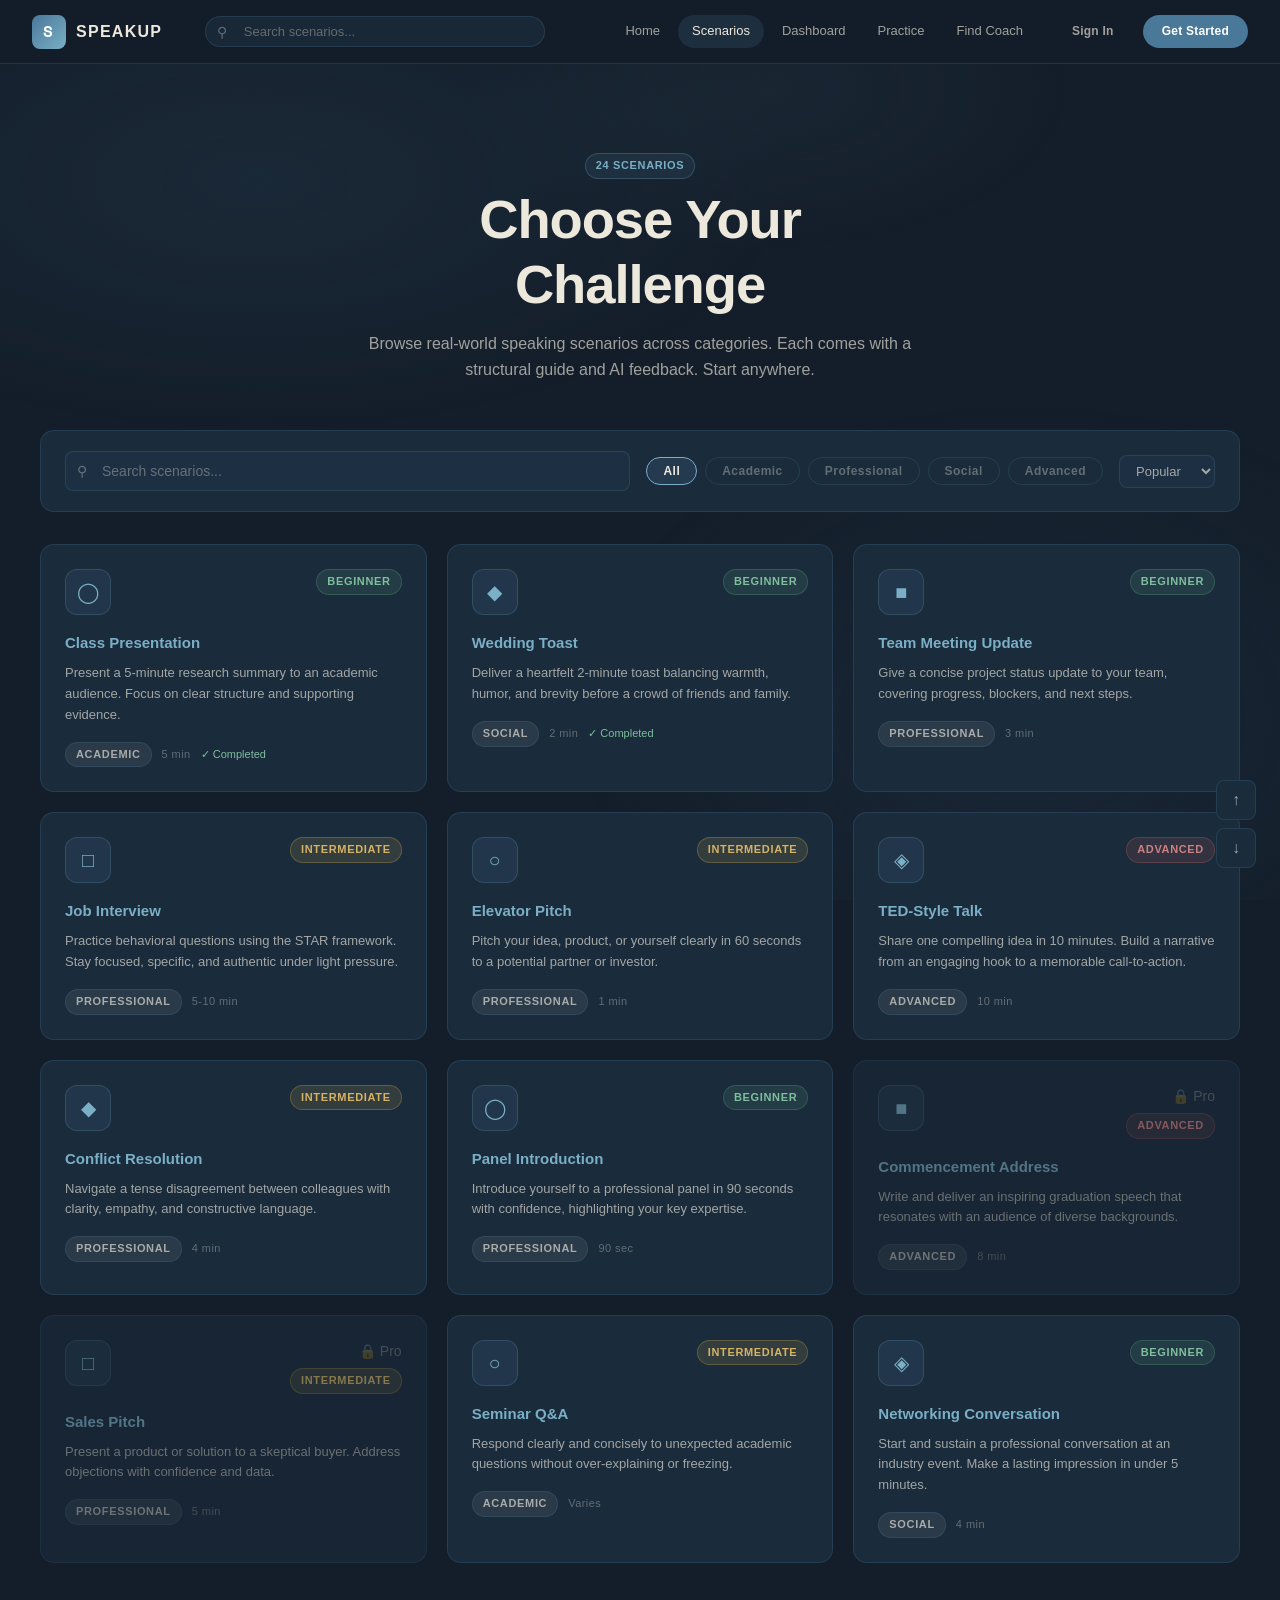
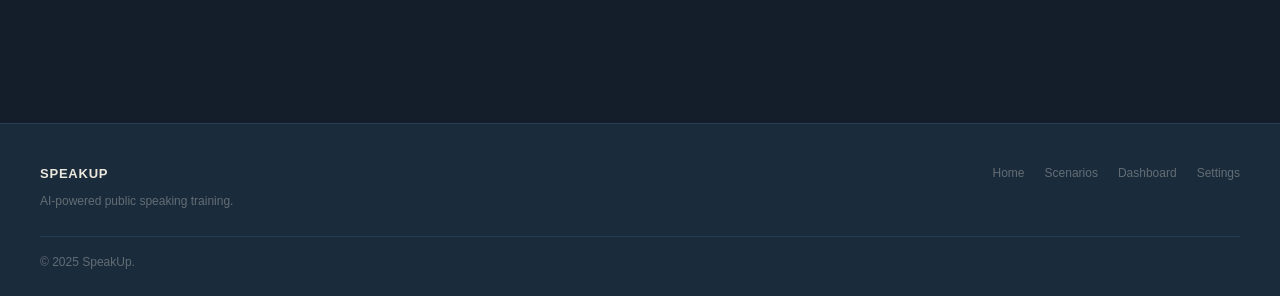
<file: scenarios.html>
<!DOCTYPE html>
<html lang="en">
<head>
  <meta charset="UTF-8">
  <meta name="viewport" content="width=device-width, initial-scale=1.0">
  <title>Scenarios — SpeakUp</title>
  <link rel="icon" type="image/svg+xml" href="data:image/svg+xml,<svg xmlns='http://www.w3.org/2000/svg' viewBox='0 0 32 32'><rect width='32' height='32' rx='8' fill='%234A7899'/><text x='8' y='22' font-size='18' font-weight='900' fill='white' font-family='Helvetica'>S</text></svg>">
  <link rel="stylesheet" href="styles.css">
  <style>
    .scenarios-page { padding: 48px 0 80px; }
    .scenarios-hero { text-align: center; padding: 40px 24px 48px; max-width: 600px; margin: 0 auto; }
    .scenarios-hero h1 { margin-bottom: 14px; }
    .scenarios-hero p { color: var(--text-secondary); font-size: 1rem; }

    /* ── Search & Filters ── */
    .filters-bar {
      background: var(--bg-card); border: 1px solid var(--border);
      border-radius: var(--radius-lg); padding: 20px 24px; margin-bottom: 32px;
      display: flex; gap: 16px; align-items: center; flex-wrap: wrap;
    }
    .search-field { flex: 1; min-width: 200px; position: relative; }
    .search-field input { width: 100%; padding-left: 36px; }
    .search-field .si { position: absolute; left: 12px; top: 50%; transform: translateY(-50%); color: var(--text-muted); font-size: 14px; }
    .filter-pills { display: flex; gap: 8px; flex-wrap: wrap; }
    .filter-pill {
      padding: 6px 16px; border-radius: var(--radius-pill);
      border: 1px solid var(--border); background: transparent;
      font-family: Helvetica,Arial,sans-serif; font-size: 12px; font-weight: 600;
      color: var(--text-muted); cursor: pointer; transition: all 0.2s; letter-spacing: 0.04em;
    }
    .filter-pill:hover, .filter-pill.active {
      background: rgba(74,120,153,0.2); border-color: var(--sky-blue); color: var(--text-primary);
    }
    .sort-select {
      background: rgba(74,120,153,0.08); border: 1px solid var(--border);
      border-radius: var(--radius); padding: 7px 12px;
      color: var(--text-secondary); font-family: Helvetica,Arial,sans-serif;
      font-size: 13px; outline: none; cursor: pointer;
    }

    /* ── Scenario Cards ── */
    .scenarios-grid { display: grid; grid-template-columns: repeat(3, 1fr); gap: 20px; }
    .sc-card {
      background: var(--bg-card); border: 1px solid var(--border);
      border-radius: var(--radius-lg); padding: 24px; cursor: pointer;
      transition: all 0.22s; text-decoration: none; display: block;
      position: relative; overflow: hidden;
    }
    .sc-card::before {
      content: ''; position: absolute; inset: 0;
      background: linear-gradient(135deg, rgba(74,120,153,0.08) 0%, transparent 100%);
      opacity: 0; transition: opacity 0.3s;
    }
    .sc-card:hover { border-color: rgba(122,175,197,0.4); transform: translateY(-3px); box-shadow: 0 8px 32px rgba(0,0,0,0.3); }
    .sc-card:hover::before { opacity: 1; }
    .sc-card.locked { opacity: 0.6; }
    .sc-card.locked:hover { transform: none; }

    .sc-card-top { display: flex; justify-content: space-between; align-items: flex-start; margin-bottom: 16px; }
    .sc-icon { width: 46px; height: 46px; border-radius: 12px; background: rgba(74,120,153,0.15); border: 1px solid rgba(122,175,197,0.2); display: flex; align-items: center; justify-content: center; font-size: 20px; }
    .sc-lock { font-size: 14px; color: var(--text-muted); }
    .sc-title { font-size: 15px; font-weight: 700; margin-bottom: 8px; }
    .sc-desc { font-size: 13px; color: var(--text-secondary); line-height: 1.6; margin-bottom: 16px; }
    .sc-meta { display: flex; align-items: center; gap: 10px; flex-wrap: wrap; }
    .sc-duration { font-size: 11px; color: var(--text-muted); letter-spacing: 0.04em; }
    .sc-completed { display: flex; align-items: center; gap: 4px; font-size: 11px; color: #7fbe9e; }
    .sc-neon-bottom { position: absolute; bottom: 0; left: 12.5%; right: 12.5%; height: 1px; background: linear-gradient(90deg, transparent, var(--sky-blue), transparent); opacity: 0; transition: opacity 0.3s; }
    .sc-card:hover .sc-neon-bottom { opacity: 0.6; }

    /* ── Empty state ── */
    .empty-state { text-align: center; padding: 80px 24px; color: var(--text-muted); }
    .empty-state h3 { font-size: 1.1rem; margin-bottom: 8px; color: var(--text-secondary); }

    @media (max-width: 900px) { .scenarios-grid { grid-template-columns: repeat(2, 1fr); } }
    @media (max-width: 580px) { .scenarios-grid { grid-template-columns: 1fr; } .filters-bar { flex-direction: column; } }
  </style>
</head>
<body>
<div class="bg-mesh"></div>

<nav class="navbar">
  <div class="navbar-inner">
    <a href="index.html" class="navbar-brand"><div class="brand-icon">S</div>SpeakUp</a>
    <div class="navbar-search">
      <span class="search-icon">&#9906;</span>
      <input type="text" class="search-input" placeholder="Search scenarios...">
    </div>
    <div class="navbar-links">
      <a href="index.html">Home</a>
      <a href="scenarios.html" class="active">Scenarios</a>
      <a href="dashboard.html">Dashboard</a>
      <a href="practice.html">Practice</a>
      <a href="map.html">Find Coach</a>

    </div>
    <div class="navbar-actions nav-auth-actions">
      <a href="login.html" class="btn btn-ghost btn-sm">Sign In</a>
      <a href="signup.html" class="btn btn-solid btn-sm">
        <span class="btn-neon-top"></span>Get Started<span class="btn-neon-bottom"></span>
      </a>
    </div>
    <button class="navbar-toggle"><span></span><span></span><span></span></button>
  </div>
</nav>
<div class="mobile-nav">
  <a href="index.html">Home</a>
  <a href="scenarios.html" class="active">Scenarios</a>
  <a href="dashboard.html">Dashboard</a>
  <a href="practice.html">Practice</a>
  <a href="account.html">Account</a>
</div>

<main class="page-wrapper">
  <div class="container scenarios-page">
    <div class="scenarios-hero fade-up">
      <div class="badge badge-default mb-8">24 Scenarios</div>
      <h1>Choose Your Challenge</h1>
      <p>Browse real-world speaking scenarios across categories. Each comes with a structural guide and AI feedback. Start anywhere.</p>
    </div>

    <!-- Filters -->
    <div class="filters-bar fade-up-delay-1">
      <div class="search-field">
        <span class="si">&#9906;</span>
        <input type="text" class="form-input search-input" id="scenarioSearch" placeholder="Search scenarios...">
      </div>
      <div class="filter-pills" id="filterPills">
        <button class="filter-pill active" data-filter="all">All</button>
        <button class="filter-pill" data-filter="academic">Academic</button>
        <button class="filter-pill" data-filter="professional">Professional</button>
        <button class="filter-pill" data-filter="social">Social</button>
        <button class="filter-pill" data-filter="advanced">Advanced</button>
      </div>
      <select class="sort-select" id="sortSelect">
        <option value="popular">Popular</option>
        <option value="duration">Duration</option>
        <option value="difficulty">Difficulty</option>
      </select>
    </div>

    <!-- Grid -->
    <div class="scenarios-grid" id="scenariosGrid">
      <!-- Populated by JS -->
    </div>
    <div class="empty-state hidden" id="emptyState">
      <h3>No scenarios found</h3>
      <p>Try a different search term or filter.</p>
    </div>
  </div>
</main>

<footer>
  <div class="footer-inner">
    <div><div class="footer-brand">SpeakUp</div><p class="footer-tagline">AI-powered public speaking training.</p></div>
    <div class="footer-links">
      <a href="index.html">Home</a><a href="scenarios.html">Scenarios</a>
      <a href="dashboard.html">Dashboard</a><a href="settings.html">Settings</a>
    </div>
  </div>
  <div class="footer-bottom"><span>© 2025 SpeakUp.</span></div>
</footer>

<div class="page-scroll-btns">
  <button class="scroll-up">&#8593;</button>
  <button class="scroll-down">&#8595;</button>
</div>

<script src="main.js"></script>
<script>
const SCENARIOS = [
  { id:'class-presentation', title:'Class Presentation', desc:'Present a 5-minute research summary to an academic audience. Focus on clear structure and supporting evidence.', category:'academic', difficulty:'Beginner', duration:'5 min', icon:'&#9711;', locked:false, completed:true },
  { id:'wedding-toast', title:'Wedding Toast', desc:'Deliver a heartfelt 2-minute toast balancing warmth, humor, and brevity before a crowd of friends and family.', category:'social', difficulty:'Beginner', duration:'2 min', icon:'&#9670;', locked:false, completed:true },
  { id:'team-meeting', title:'Team Meeting Update', desc:'Give a concise project status update to your team, covering progress, blockers, and next steps.', category:'professional', difficulty:'Beginner', duration:'3 min', icon:'&#9632;', locked:false, completed:false },
  { id:'job-interview', title:'Job Interview', desc:'Practice behavioral questions using the STAR framework. Stay focused, specific, and authentic under light pressure.', category:'professional', difficulty:'Intermediate', duration:'5-10 min', icon:'&#9633;', locked:false, completed:false },
  { id:'elevator-pitch', title:'Elevator Pitch', desc:'Pitch your idea, product, or yourself clearly in 60 seconds to a potential partner or investor.', category:'professional', difficulty:'Intermediate', duration:'1 min', icon:'&#9675;', locked:false, completed:false },
  { id:'ted-talk', title:'TED-Style Talk', desc:'Share one compelling idea in 10 minutes. Build a narrative from an engaging hook to a memorable call-to-action.', category:'advanced', difficulty:'Advanced', duration:'10 min', icon:'&#9672;', locked:false, completed:false },
  { id:'conflict-resolution', title:'Conflict Resolution', desc:'Navigate a tense disagreement between colleagues with clarity, empathy, and constructive language.', category:'professional', difficulty:'Intermediate', duration:'4 min', icon:'&#9670;', locked:false, completed:false },
  { id:'panel-intro', title:'Panel Introduction', desc:'Introduce yourself to a professional panel in 90 seconds with confidence, highlighting your key expertise.', category:'professional', difficulty:'Beginner', duration:'90 sec', icon:'&#9711;', locked:false, completed:false },
  { id:'commencement', title:'Commencement Address', desc:'Write and deliver an inspiring graduation speech that resonates with an audience of diverse backgrounds.', category:'advanced', difficulty:'Advanced', duration:'8 min', icon:'&#9632;', locked:true, completed:false },
  { id:'sales-pitch', title:'Sales Pitch', desc:'Present a product or solution to a skeptical buyer. Address objections with confidence and data.', category:'professional', difficulty:'Intermediate', duration:'5 min', icon:'&#9633;', locked:true, completed:false },
  { id:'seminar-question', title:'Seminar Q&A', desc:'Respond clearly and concisely to unexpected academic questions without over-explaining or freezing.', category:'academic', difficulty:'Intermediate', duration:'Varies', icon:'&#9675;', locked:false, completed:false },
  { id:'networking', title:'Networking Conversation', desc:'Start and sustain a professional conversation at an industry event. Make a lasting impression in under 5 minutes.', category:'social', difficulty:'Beginner', duration:'4 min', icon:'&#9672;', locked:false, completed:false },
];

let activeFilter = 'all';
let searchQuery = '';

function renderScenarios() {
  const grid = document.getElementById('scenariosGrid');
  const empty = document.getElementById('emptyState');
  let filtered = SCENARIOS.filter(s => {
    const matchFilter = activeFilter === 'all' || s.category === activeFilter;
    const matchSearch = !searchQuery || s.title.toLowerCase().includes(searchQuery) || s.desc.toLowerCase().includes(searchQuery);
    return matchFilter && matchSearch;
  });

  if (!filtered.length) { grid.innerHTML = ''; empty.classList.remove('hidden'); return; }
  empty.classList.add('hidden');
  grid.innerHTML = filtered.map(s => `
    <a href="${s.locked ? '#' : 'practice.html?s='+s.id}" class="sc-card ${s.locked?'locked':''}" onclick="${s.locked ? 'showToast(\'Upgrade to Pro to unlock this scenario\',\'warning\');return false;' : ''}">
      <div class="sc-card-top">
        <div class="sc-icon">${s.icon}</div>
        <div style="display:flex;flex-direction:column;align-items:flex-end;gap:6px;">
          ${s.locked ? '<span class="sc-lock">&#128274; Pro</span>' : ''}
          <span class="badge badge-${s.difficulty==='Beginner'?'success':s.difficulty==='Intermediate'?'warning':'danger'}">${s.difficulty}</span>
        </div>
      </div>
      <div class="sc-title">${s.title}</div>
      <p class="sc-desc">${s.desc}</p>
      <div class="sc-meta">
        <span class="badge badge-neutral">${s.category}</span>
        <span class="sc-duration">${s.duration}</span>
        ${s.completed ? '<span class="sc-completed">&#10003; Completed</span>' : ''}
      </div>
      <div class="sc-neon-bottom"></div>
    </a>
  `).join('');
}

// Filter pills
document.getElementById('filterPills').addEventListener('click', e => {
  const pill = e.target.closest('.filter-pill');
  if (!pill) return;
  activeFilter = pill.dataset.filter;
  document.querySelectorAll('.filter-pill').forEach(p => p.classList.remove('active'));
  pill.classList.add('active');
  renderScenarios();
});

// Search
document.getElementById('scenarioSearch').addEventListener('input', e => {
  searchQuery = e.target.value.toLowerCase().trim();
  renderScenarios();
});

// URL param
const urlQ = new URLSearchParams(window.location.search).get('q');
if (urlQ) { searchQuery = urlQ.toLowerCase(); document.getElementById('scenarioSearch').value = urlQ; }

renderScenarios();
</script>
</body>
</html>
</file>
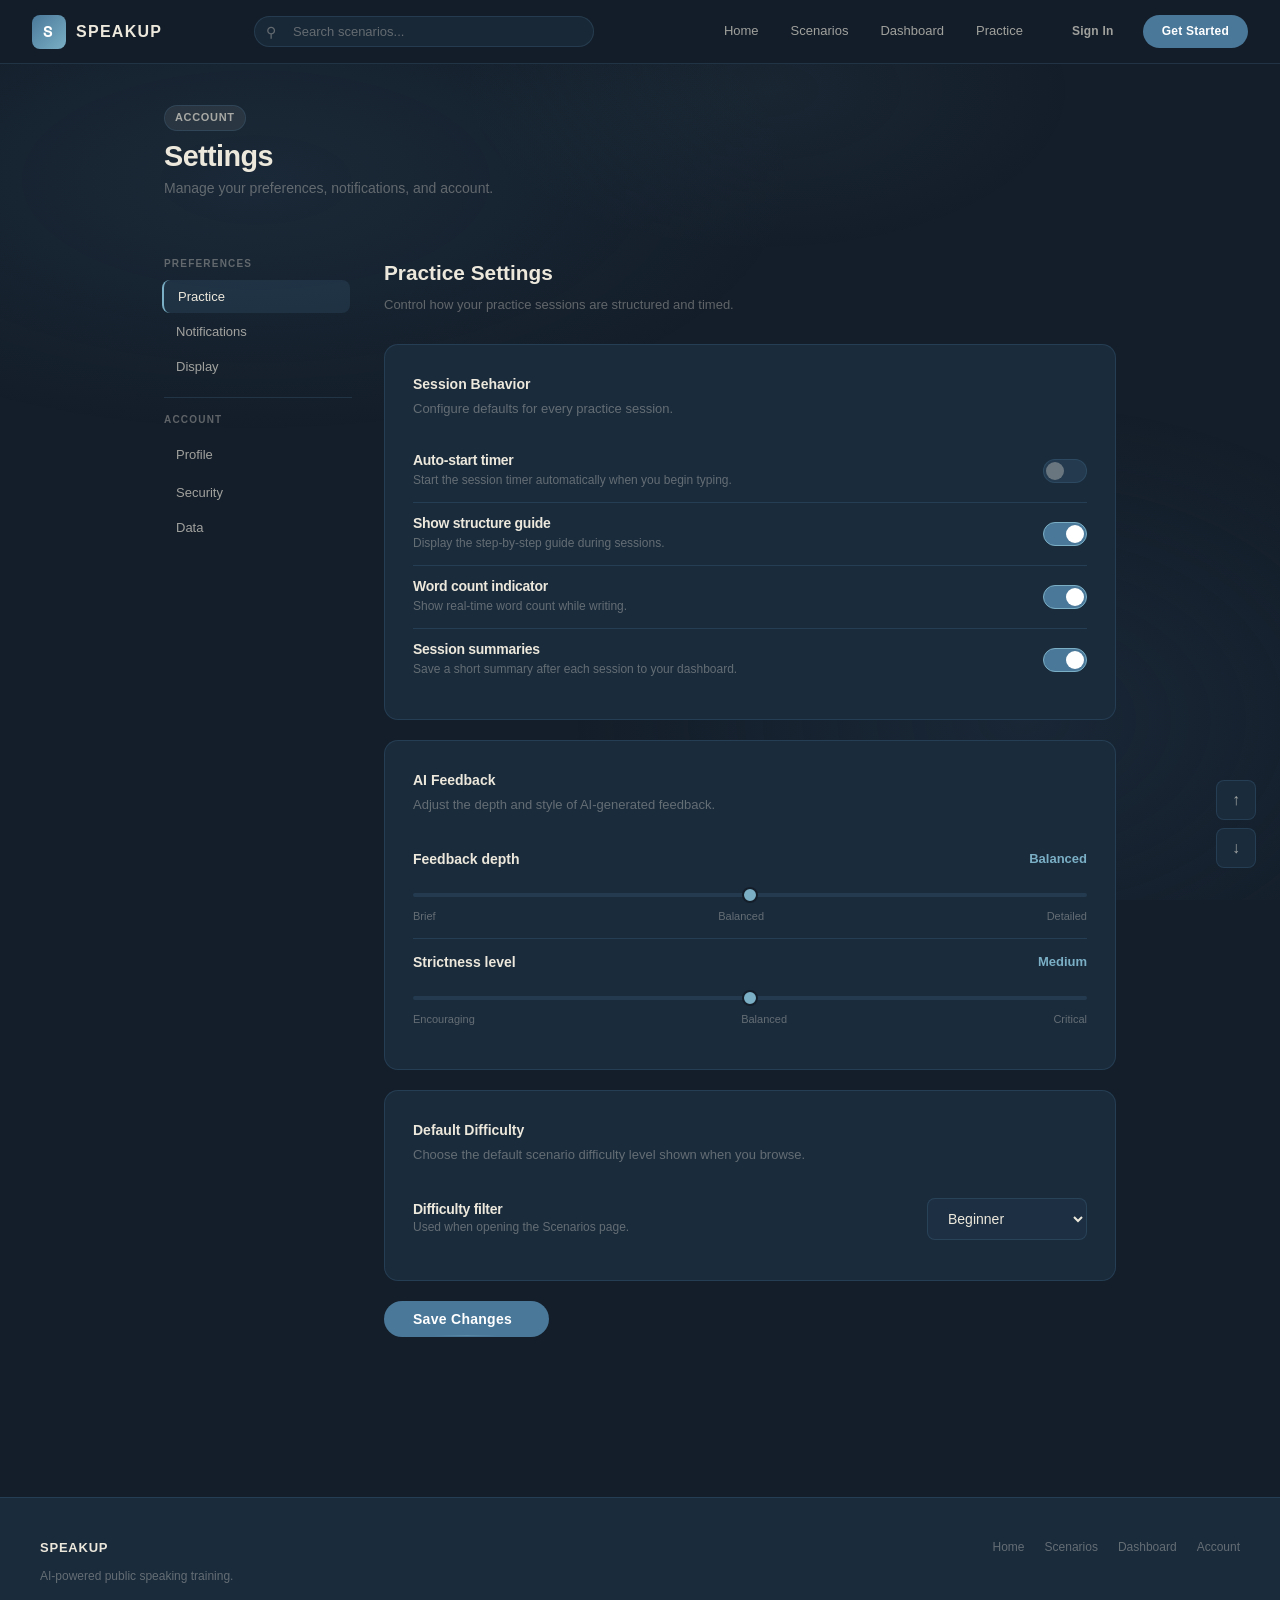
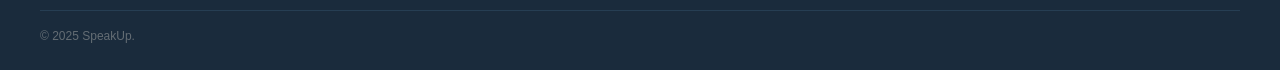
<file: settings.html>
<!DOCTYPE html>
<html lang="en">
<head>
  <meta charset="UTF-8">
  <meta name="viewport" content="width=device-width, initial-scale=1.0">
  <title>Settings — SpeakUp</title>
  <link rel="icon" type="image/svg+xml" href="data:image/svg+xml,<svg xmlns='http://www.w3.org/2000/svg' viewBox='0 0 32 32'><rect width='32' height='32' rx='8' fill='%234A7899'/><text x='8' y='22' font-size='18' font-weight='900' fill='white' font-family='Helvetica'>S</text></svg>">
  <link rel="stylesheet" href="styles.css">
  <style>
    .settings-layout { display: grid; grid-template-columns: 220px 1fr; gap: 0; max-width: 1000px; margin: 0 auto; padding: 40px 24px 80px; }
    .settings-nav { padding-right: 32px; }
    .settings-nav-label { font-size: 10px; font-weight: 700; letter-spacing: 0.12em; text-transform: uppercase; color: var(--text-muted); margin-bottom: 8px; }
    .settings-link {
      display: flex; align-items: center; gap: 10px; padding: 9px 12px;
      border-radius: var(--radius); font-size: 13px; font-weight: 500;
      color: var(--text-secondary); cursor: pointer; text-decoration: none;
      transition: all 0.15s; margin-bottom: 2px; background: none; border: none;
      width: 100%; text-align: left; font-family: Helvetica, Arial, sans-serif;
    }
    .settings-link:hover { background: rgba(74,120,153,0.1); color: var(--text-primary); }
    .settings-link.active { background: rgba(74,120,153,0.18); color: var(--text-primary); border-left: 2px solid var(--sky-blue); margin-left: -2px; padding-left: 14px; }
    .settings-divider { height: 1px; background: var(--border); margin: 14px 0; }

    /* ── Settings content ── */
    .settings-section { display: none; }
    .settings-section.active { display: block; }
    .settings-section-title { font-size: 1.3rem; font-weight: 700; margin-bottom: 6px; }
    .settings-section-sub { font-size: 13px; color: var(--text-muted); margin-bottom: 28px; }

    .settings-card { background: var(--bg-card); border: 1px solid var(--border); border-radius: var(--radius-lg); padding: 28px; margin-bottom: 20px; }
    .settings-card-title { font-size: 14px; font-weight: 700; margin-bottom: 4px; }
    .settings-card-desc { font-size: 13px; color: var(--text-muted); margin-bottom: 20px; }

    /* Toggle switch */
    .toggle-row { display: flex; justify-content: space-between; align-items: center; padding: 12px 0; border-bottom: 1px solid var(--border); }
    .toggle-row:last-child { border-bottom: none; }
    .toggle-info h4 { font-size: 14px; font-weight: 600; margin-bottom: 2px; }
    .toggle-info p { font-size: 12px; color: var(--text-muted); }
    .toggle-switch { position: relative; width: 44px; height: 24px; flex-shrink: 0; }
    .toggle-switch input { opacity: 0; width: 0; height: 0; }
    .toggle-slider {
      position: absolute; inset: 0; background: rgba(74,120,153,0.2);
      border: 1px solid var(--border); border-radius: 12px; cursor: pointer; transition: 0.3s;
    }
    .toggle-slider::before {
      content: ''; position: absolute; width: 18px; height: 18px;
      left: 2px; top: 2px; background: var(--text-muted); border-radius: 50%; transition: 0.3s;
    }
    .toggle-switch input:checked + .toggle-slider { background: var(--steel-blue); border-color: var(--sky-blue); }
    .toggle-switch input:checked + .toggle-slider::before { transform: translateX(20px); background: white; }

    /* Range slider */
    .range-row { padding: 12px 0; border-bottom: 1px solid var(--border); }
    .range-row:last-child { border-bottom: none; }
    .range-header { display: flex; justify-content: space-between; align-items: center; margin-bottom: 10px; }
    .range-label { font-size: 14px; font-weight: 600; }
    .range-value { font-size: 13px; color: var(--sky-blue); font-weight: 700; }
    input[type="range"] {
      width: 100%; height: 4px; background: rgba(74,120,153,0.2); border-radius: 2px;
      outline: none; appearance: none; -webkit-appearance: none; cursor: pointer;
    }
    input[type="range"]::-webkit-slider-thumb { -webkit-appearance: none; width: 16px; height: 16px; border-radius: 50%; background: var(--sky-blue); cursor: pointer; border: 2px solid var(--bg-dark); }

    /* Select group */
    .select-row { display: flex; justify-content: space-between; align-items: center; padding: 12px 0; border-bottom: 1px solid var(--border); }
    .select-row:last-child { border-bottom: none; }
    .select-info h4 { font-size: 14px; font-weight: 600; }
    .select-info p { font-size: 12px; color: var(--text-muted); }

    /* ── Danger zone ── */
    .danger-card { background: rgba(184,92,92,0.06); border: 1px solid rgba(184,92,92,0.25); border-radius: var(--radius-lg); padding: 24px; margin-top: 24px; }
    .danger-card h3 { color: #cc8080; font-size: 14px; font-weight: 700; text-transform: uppercase; letter-spacing: 0.06em; margin-bottom: 16px; }

    @media (max-width: 700px) {
      .settings-layout { grid-template-columns: 1fr; gap: 24px; }
      .settings-nav { padding-right: 0; display: flex; flex-wrap: wrap; gap: 4px; }
      .settings-link { padding: 6px 12px; }
      .settings-link.active { border-left: none; margin-left: 0; padding-left: 12px; background: rgba(74,120,153,0.2); border-bottom: 2px solid var(--sky-blue); border-radius: var(--radius-pill); }
    }
  </style>
</head>
<body>
<div class="bg-mesh"></div>

<nav class="navbar">
  <div class="navbar-inner">
    <a href="index.html" class="navbar-brand"><div class="brand-icon">S</div>SpeakUp</a>
    <div class="navbar-search">
      <span class="search-icon">&#9906;</span>
      <input type="text" class="search-input" placeholder="Search scenarios...">
    </div>
    <div class="navbar-links">
      <a href="index.html">Home</a>
      <a href="scenarios.html">Scenarios</a>
      <a href="dashboard.html">Dashboard</a>
      <a href="practice.html">Practice</a>
    </div>
    <div class="navbar-actions nav-auth-actions">
      <a href="login.html" class="btn btn-ghost btn-sm">Sign In</a>
      <a href="signup.html" class="btn btn-solid btn-sm">
        <span class="btn-neon-top"></span>Get Started<span class="btn-neon-bottom"></span>
      </a>
    </div>
    <button class="navbar-toggle"><span></span><span></span><span></span></button>
  </div>
</nav>
<div class="mobile-nav">
  <a href="index.html">Home</a>
  <a href="scenarios.html">Scenarios</a>
  <a href="dashboard.html">Dashboard</a>
  <a href="practice.html">Practice</a>
  <a href="account.html">Account</a>
  <a href="map.html">Find Coach</a>

</div>

<main class="page-wrapper">
  <div style="max-width:1000px;margin:0 auto;padding:40px 24px 16px;">
    <div class="badge badge-neutral mb-8">Account</div>
    <h1 style="font-size:1.8rem;margin-bottom:4px;">Settings</h1>
    <p style="color:var(--text-muted);font-size:14px;">Manage your preferences, notifications, and account.</p>
  </div>
  <div class="settings-layout">
    <!-- Nav -->
    <nav class="settings-nav">
      <div class="settings-nav-label">Preferences</div>
      <button class="settings-link active" data-section="practice">Practice</button>
      <button class="settings-link" data-section="notifications">Notifications</button>
      <button class="settings-link" data-section="display">Display</button>
      <div class="settings-divider"></div>
      <div class="settings-nav-label">Account</div>
      <a href="account.html" class="settings-link">Profile</a>
      <button class="settings-link" data-section="security">Security</button>
      <button class="settings-link" data-section="data">Data</button>
    </nav>

    <!-- Content -->
    <div class="settings-content">

      <!-- Practice -->
      <div class="settings-section active" id="section-practice">
        <div class="settings-section-title">Practice Settings</div>
        <p class="settings-section-sub">Control how your practice sessions are structured and timed.</p>

        <div class="settings-card">
          <div class="settings-card-title">Session Behavior</div>
          <p class="settings-card-desc">Configure defaults for every practice session.</p>
          <div class="toggle-row"><div class="toggle-info"><h4>Auto-start timer</h4><p>Start the session timer automatically when you begin typing.</p></div><label class="toggle-switch"><input type="checkbox" id="autoTimer"><span class="toggle-slider"></span></label></div>
          <div class="toggle-row"><div class="toggle-info"><h4>Show structure guide</h4><p>Display the step-by-step guide during sessions.</p></div><label class="toggle-switch"><input type="checkbox" id="showGuide" checked><span class="toggle-slider"></span></label></div>
          <div class="toggle-row"><div class="toggle-info"><h4>Word count indicator</h4><p>Show real-time word count while writing.</p></div><label class="toggle-switch"><input type="checkbox" id="wordCountToggle" checked><span class="toggle-slider"></span></label></div>
          <div class="toggle-row"><div class="toggle-info"><h4>Session summaries</h4><p>Save a short summary after each session to your dashboard.</p></div><label class="toggle-switch"><input type="checkbox" id="sessionSummary" checked><span class="toggle-slider"></span></label></div>
        </div>

        <div class="settings-card">
          <div class="settings-card-title">AI Feedback</div>
          <p class="settings-card-desc">Adjust the depth and style of AI-generated feedback.</p>
          <div class="range-row">
            <div class="range-header"><span class="range-label">Feedback depth</span><span class="range-value" id="depthVal">Balanced</span></div>
            <input type="range" min="1" max="3" value="2" id="feedbackDepth">
            <div style="display:flex;justify-content:space-between;font-size:11px;color:var(--text-muted);margin-top:4px;"><span>Brief</span><span>Balanced</span><span>Detailed</span></div>
          </div>
          <div class="range-row">
            <div class="range-header"><span class="range-label">Strictness level</span><span class="range-value" id="strictVal">Medium</span></div>
            <input type="range" min="1" max="3" value="2" id="strictness">
            <div style="display:flex;justify-content:space-between;font-size:11px;color:var(--text-muted);margin-top:4px;"><span>Encouraging</span><span>Balanced</span><span>Critical</span></div>
          </div>
        </div>

        <div class="settings-card">
          <div class="settings-card-title">Default Difficulty</div>
          <p class="settings-card-desc">Choose the default scenario difficulty level shown when you browse.</p>
          <div class="select-row">
            <div class="select-info"><h4>Difficulty filter</h4><p>Used when opening the Scenarios page.</p></div>
            <select class="form-input" style="width:160px;" id="defaultDifficulty">
              <option value="all">All Levels</option>
              <option value="beginner" selected>Beginner</option>
              <option value="intermediate">Intermediate</option>
              <option value="advanced">Advanced</option>
            </select>
          </div>
        </div>

        <button class="btn btn-solid" onclick="saveSettings()">
          <span class="btn-neon-top"></span>Save Changes<span class="btn-neon-bottom"></span>
        </button>
      </div>

      <!-- Notifications -->
      <div class="settings-section" id="section-notifications">
        <div class="settings-section-title">Notifications</div>
        <p class="settings-section-sub">Choose what you hear from us and how often.</p>
        <div class="settings-card">
          <div class="settings-card-title">Email Notifications</div>
          <p class="settings-card-desc">Emails sent to your registered address.</p>
          <div class="toggle-row"><div class="toggle-info"><h4>Practice reminders</h4><p>Daily reminder to keep your streak alive.</p></div><label class="toggle-switch"><input type="checkbox" checked><span class="toggle-slider"></span></label></div>
          <div class="toggle-row"><div class="toggle-info"><h4>Weekly progress report</h4><p>A summary of your sessions and scores each week.</p></div><label class="toggle-switch"><input type="checkbox" checked><span class="toggle-slider"></span></label></div>
          <div class="toggle-row"><div class="toggle-info"><h4>New scenarios</h4><p>Notify me when new practice scenarios are added.</p></div><label class="toggle-switch"><input type="checkbox"><span class="toggle-slider"></span></label></div>
          <div class="toggle-row"><div class="toggle-info"><h4>Product updates</h4><p>Announcements about new features and changes.</p></div><label class="toggle-switch"><input type="checkbox"><span class="toggle-slider"></span></label></div>
        </div>
        <button class="btn btn-solid" onclick="saveSettings()">
          <span class="btn-neon-top"></span>Save Changes<span class="btn-neon-bottom"></span>
        </button>
      </div>

      <!-- Display -->
      <div class="settings-section" id="section-display">
        <div class="settings-section-title">Display</div>
        <p class="settings-section-sub">Adjust how the interface looks and behaves.</p>
        <div class="settings-card">
          <div class="settings-card-title">Appearance</div>
          <p class="settings-card-desc">All display options. SpeakUp is a dark-mode application.</p>
          <div class="range-row">
            <div class="range-header"><span class="range-label">Font size</span><span class="range-value" id="fontVal">Medium</span></div>
            <input type="range" min="1" max="3" value="2" id="fontSize">
            <div style="display:flex;justify-content:space-between;font-size:11px;color:var(--text-muted);margin-top:4px;"><span>Small</span><span>Medium</span><span>Large</span></div>
          </div>
          <div class="toggle-row"><div class="toggle-info"><h4>Reduced motion</h4><p>Disable sparkle animations and transitions.</p></div><label class="toggle-switch"><input type="checkbox" id="reducedMotion"><span class="toggle-slider"></span></label></div>
          <div class="toggle-row"><div class="toggle-info"><h4>Compact layout</h4><p>Show more content on screen with reduced spacing.</p></div><label class="toggle-switch"><input type="checkbox"><span class="toggle-slider"></span></label></div>
        </div>
        <button class="btn btn-solid" onclick="saveSettings()">
          <span class="btn-neon-top"></span>Save Changes<span class="btn-neon-bottom"></span>
        </button>
      </div>

      <!-- Security -->
      <div class="settings-section" id="section-security">
        <div class="settings-section-title">Security</div>
        <p class="settings-section-sub">Manage your password and authentication options.</p>
        <div class="settings-card">
          <div class="settings-card-title">Change Password</div>
          <p class="settings-card-desc">We recommend using a unique password of at least 12 characters.</p>
          <div class="form-group"><label class="form-label">Current Password</label><input type="password" class="form-input" placeholder="Your current password"></div>
          <div class="form-group"><label class="form-label">New Password</label><input type="password" class="form-input" placeholder="Minimum 8 characters"></div>
          <div class="form-group"><label class="form-label">Confirm New Password</label><input type="password" class="form-input" placeholder="Repeat new password"></div>
          <button class="btn btn-solid" onclick="showToast('Password updated.','success')">
            <span class="btn-neon-top"></span>Update Password<span class="btn-neon-bottom"></span>
          </button>
        </div>
        <div class="settings-card">
          <div class="settings-card-title">Sessions</div>
          <p class="settings-card-desc">Manage where you are signed in.</p>
          <div class="toggle-row">
            <div class="toggle-info"><h4>Current browser session</h4><p>Active now</p></div>
            <span class="badge badge-success">Active</span>
          </div>
          <div style="margin-top:16px;">
            <button class="btn btn-outline btn-sm" onclick="showToast('All other sessions signed out.','success')">
              <span class="btn-neon-top"></span>Sign Out All Other Sessions<span class="btn-neon-bottom"></span>
            </button>
          </div>
        </div>
      </div>

      <!-- Data -->
      <div class="settings-section" id="section-data">
        <div class="settings-section-title">Data and Privacy</div>
        <p class="settings-section-sub">Control your data, export, and account deletion.</p>
        <div class="settings-card">
          <div class="settings-card-title">Your Data</div>
          <p class="settings-card-desc">Export or manage the data associated with your account.</p>
          <div style="display:flex;gap:10px;flex-wrap:wrap;">
            <button class="btn btn-outline" onclick="showToast('Your data export is being prepared. You will receive an email shortly.','success')">
              <span class="btn-neon-top"></span>Export My Data<span class="btn-neon-bottom"></span>
            </button>
            <button class="btn btn-ghost" onclick="showToast('Session history cleared.','success')">
              <span class="btn-neon-top"></span>Clear Session History<span class="btn-neon-bottom"></span>
            </button>
          </div>
        </div>
        <div class="danger-card">
          <h3>Danger Zone</h3>
          <p style="font-size:13px;color:var(--text-secondary);margin-bottom:16px;">Deleting your account is permanent and cannot be undone. All your sessions, scores, and settings will be removed immediately.</p>
          <button class="btn btn-outline" style="border-color:rgba(184,92,92,0.4);color:#cc8080;" onclick="if(confirm('Are you sure? This cannot be undone.')) { Auth.logout(); }">
            <span class="btn-neon-top"></span>Delete Account<span class="btn-neon-bottom"></span>
          </button>
        </div>
      </div>

    </div>
  </div>
</main>

<footer>
  <div class="footer-inner">
    <div><div class="footer-brand">SpeakUp</div><p class="footer-tagline">AI-powered public speaking training.</p></div>
    <div class="footer-links">
      <a href="index.html">Home</a><a href="scenarios.html">Scenarios</a>
      <a href="dashboard.html">Dashboard</a><a href="account.html">Account</a>
    </div>
  </div>
  <div class="footer-bottom"><span>© 2025 SpeakUp.</span></div>
</footer>

<div class="page-scroll-btns">
  <button class="scroll-up">&#8593;</button>
  <button class="scroll-down">&#8595;</button>
</div>

<script src="main.js"></script>
<script>
  // Section navigation
  document.querySelectorAll('.settings-link[data-section]').forEach(btn => {
    btn.addEventListener('click', function() {
      document.querySelectorAll('.settings-link').forEach(l => l.classList.remove('active'));
      document.querySelectorAll('.settings-section').forEach(s => s.classList.remove('active'));
      this.classList.add('active');
      document.getElementById('section-' + this.dataset.section).classList.add('active');
    });
  });

  // Range labels
  const depthLabels = ['','Brief','Balanced','Detailed'];
  const strictLabels = ['','Encouraging','Balanced','Critical'];
  const fontLabels = ['','Small','Medium','Large'];

  document.getElementById('feedbackDepth')?.addEventListener('input', function() { document.getElementById('depthVal').textContent = depthLabels[this.value]; });
  document.getElementById('strictness')?.addEventListener('input', function() { document.getElementById('strictVal').textContent = strictLabels[this.value]; });
  document.getElementById('fontSize')?.addEventListener('input', function() { document.getElementById('fontVal').textContent = fontLabels[this.value]; });

  function saveSettings() { showToast('Settings saved.', 'success'); }
</script>
</body>
</html>
</file>
<file: styles.css>
/* ============================================
   PUBLIC SPEAKING SIMULATOR — GLOBAL STYLES
   Color Palette: #213448, #4A7899, #7aafc5, #EDE8DC
   Font: Helvetica
   ============================================ */

@import url('https://fonts.googleapis.com/css2?family=Space+Mono:wght@400;700&display=swap');

:root {
  --deep-navy: #213448;
  --steel-blue: #4A7899;
  --sky-blue: #7aafc5;
  --cream: #EDE8DC;
  --bg-dark: #141e2a;
  --bg-card: #1a2b3c;
  --bg-card-hover: #1f3347;
  --border: rgba(74, 120, 153, 0.25);
  --border-light: rgba(122, 175, 197, 0.2);
  --text-primary: #EDE8DC;
  --text-secondary: rgba(237, 232, 220, 0.65);
  --text-muted: rgba(237, 232, 220, 0.35);
  --accent: #7aafc5;
  --accent-hover: #9ac5d8;
  --success: #5a9e7a;
  --warning: #c9a84c;
  --danger: #b85c5c;
  --shadow: 0 4px 24px rgba(0,0,0,0.4);
  --shadow-lg: 0 8px 48px rgba(0,0,0,0.6);
  --radius: 8px;
  --radius-lg: 14px;
  --radius-pill: 999px;
  font-family: Helvetica, Arial, sans-serif;
}

*, *::before, *::after { box-sizing: border-box; margin: 0; padding: 0; }

html { scroll-behavior: smooth; }

body {
  background: var(--bg-dark);
  color: var(--text-primary);
  font-family: Helvetica, Arial, sans-serif;
  font-size: 15px;
  line-height: 1.6;
  min-height: 100vh;
  overflow-x: hidden;
}

/* ── Scrollbar ── */
::-webkit-scrollbar { width: 6px; }
::-webkit-scrollbar-track { background: var(--bg-dark); }
::-webkit-scrollbar-thumb { background: var(--steel-blue); border-radius: 3px; }

/* ── Typography ── */
h1, h2, h3, h4, h5 { font-family: Helvetica, Arial, sans-serif; font-weight: 700; letter-spacing: -0.02em; color: var(--text-primary); line-height: 1.2; }
h1 { font-size: clamp(2rem, 5vw, 3.4rem); }
h2 { font-size: clamp(1.5rem, 3vw, 2.2rem); }
h3 { font-size: 1.25rem; }
h4 { font-size: 1rem; }
p { color: var(--text-secondary); }
a { color: var(--accent); text-decoration: none; transition: color 0.2s; }
a:hover { color: var(--accent-hover); }

/* ── Layout ── */
.container { max-width: 1200px; margin: 0 auto; padding: 0 24px; }
.container-sm { max-width: 760px; margin: 0 auto; padding: 0 24px; }
.section { padding: 80px 0; }

/* ── Background mesh ── */
.bg-mesh {
  position: fixed; inset: 0; z-index: 0; pointer-events: none;
  background:
    radial-gradient(ellipse 60% 40% at 20% 20%, rgba(74,120,153,0.12) 0%, transparent 70%),
    radial-gradient(ellipse 50% 50% at 80% 80%, rgba(33,52,72,0.4) 0%, transparent 70%),
    radial-gradient(ellipse 40% 30% at 60% 10%, rgba(122,175,197,0.06) 0%, transparent 60%);
}

/* ============================================
   NAVBAR
   ============================================ */
.navbar {
  position: fixed; top: 0; left: 0; right: 0; z-index: 1000;
  height: 64px;
  display: flex; align-items: center;
  background: rgba(20,30,42,0.92);
  backdrop-filter: blur(18px);
  border-bottom: 1px solid var(--border);
  padding: 0 32px;
}
.navbar-inner {
  display: flex; align-items: center; gap: 0; width: 100%;
}
.navbar-brand {
  display: flex; align-items: center; gap: 10px;
  font-weight: 700; font-size: 1rem; letter-spacing: 0.08em;
  color: var(--text-primary); text-transform: uppercase; text-decoration: none;
  flex-shrink: 0;
}
.navbar-brand .brand-icon {
  width: 34px; height: 34px;
  background: linear-gradient(135deg, var(--steel-blue), var(--sky-blue));
  border-radius: 8px;
  display: flex; align-items: center; justify-content: center;
  font-size: 16px; font-weight: 900;
  color: white; font-family: 'Space Mono', monospace;
}
.navbar-search {
  margin: 0 auto;
  position: relative;
  flex: 0 1 340px;
}
.navbar-search input {
  width: 100%;
  background: rgba(74,120,153,0.12);
  border: 1px solid var(--border);
  border-radius: var(--radius-pill);
  padding: 7px 16px 7px 38px;
  color: var(--text-primary);
  font-family: Helvetica, Arial, sans-serif;
  font-size: 13px;
  outline: none;
  transition: border-color 0.2s, background 0.2s;
}
.navbar-search input:focus { border-color: var(--sky-blue); background: rgba(74,120,153,0.18); }
.navbar-search input::placeholder { color: var(--text-muted); }
.navbar-search .search-icon {
  position: absolute; left: 12px; top: 50%; transform: translateY(-50%);
  color: var(--text-muted); font-size: 14px; pointer-events: none;
}
.navbar-links {
  display: flex; align-items: center; gap: 4px; margin-left: 24px;
}
.navbar-links a {
  padding: 6px 14px; border-radius: var(--radius-pill);
  font-size: 13px; font-weight: 500; color: var(--text-secondary);
  transition: color 0.2s, background 0.2s;
  white-space: nowrap;
}
.navbar-links a:hover, .navbar-links a.active {
  color: var(--text-primary); background: rgba(74,120,153,0.18);
}
.navbar-actions { display: flex; align-items: center; gap: 10px; margin-left: 16px; flex-shrink: 0; }

/* ── Hamburger ── */
.navbar-toggle { display: none; background: none; border: none; cursor: pointer; padding: 6px; }
.navbar-toggle span { display: block; width: 22px; height: 2px; background: var(--text-secondary); margin: 5px 0; border-radius: 2px; transition: all 0.3s; }

/* ── Mobile nav ── */
.mobile-nav {
  display: none; position: fixed; top: 64px; left: 0; right: 0;
  background: rgba(20,30,42,0.97); border-bottom: 1px solid var(--border);
  padding: 16px 24px; z-index: 999; flex-direction: column; gap: 4px;
}
.mobile-nav.open { display: flex; }
.mobile-nav a { padding: 10px 14px; border-radius: var(--radius); color: var(--text-secondary); font-size: 14px; }
.mobile-nav a:hover, .mobile-nav a.active { background: rgba(74,120,153,0.18); color: var(--text-primary); }
.mobile-search { padding: 10px 0; }
.mobile-search input {
  width: 100%;
  background: rgba(74,120,153,0.12);
  border: 1px solid var(--border);
  border-radius: var(--radius-pill);
  padding: 9px 16px;
  color: var(--text-primary);
  font-family: Helvetica, Arial, sans-serif;
  font-size: 14px; outline: none;
}

/* ============================================
   NEON BUTTON COMPONENT
   ============================================ */
.btn {
  position: relative; display: inline-flex; align-items: center; justify-content: center;
  gap: 8px; border-radius: var(--radius-pill);
  font-family: Helvetica, Arial, sans-serif; font-size: 14px; font-weight: 600;
  letter-spacing: 0.02em; cursor: pointer; transition: all 0.2s;
  border: 1px solid transparent; white-space: nowrap; overflow: hidden;
  text-decoration: none;
}
.btn .btn-neon-top,
.btn .btn-neon-bottom {
  position: absolute; left: 0; right: 0; height: 1px;
  width: 75%; margin: 0 auto;
  background: linear-gradient(90deg, transparent, #4A7899, #7aafc5, #4A7899, transparent);
  transition: opacity 0.4s ease;
}
.btn .btn-neon-top { top: 0; opacity: 0; }
.btn .btn-neon-bottom { bottom: 0; opacity: 0.3; }
.btn:hover .btn-neon-top { opacity: 1; }
.btn:hover .btn-neon-bottom { opacity: 0.6; }

/* Variants */
.btn-default {
  background: rgba(74,120,153,0.08);
  border-color: rgba(74,120,153,0.3);
  color: var(--text-primary);
  padding: 9px 28px;
}
.btn-default:hover { background: rgba(74,120,153,0.05); }

.btn-solid {
  background: var(--steel-blue);
  border-color: transparent;
  color: #fff; padding: 9px 28px;
}
.btn-solid:hover { background: #3d6b8a; border-color: rgba(237,232,220,0.3); }

.btn-ghost {
  background: transparent; border-color: transparent;
  color: var(--text-secondary); padding: 9px 20px;
}
.btn-ghost:hover { background: rgba(255,255,255,0.07); border-color: rgba(74,120,153,0.4); color: var(--text-primary); }

.btn-outline {
  background: transparent; border-color: var(--border);
  color: var(--text-secondary); padding: 9px 24px;
}
.btn-outline:hover { border-color: var(--sky-blue); color: var(--text-primary); }

/* Sizes */
.btn-sm { font-size: 12px; padding: 6px 18px; }
.btn-lg { font-size: 15px; padding: 13px 36px; }
.btn-icon { width: 38px; height: 38px; padding: 0; border-radius: var(--radius); }

/* Disabled */
.btn:disabled { opacity: 0.45; pointer-events: none; }

/* ============================================
   CARDS
   ============================================ */
.card {
  background: var(--bg-card);
  border: 1px solid var(--border);
  border-radius: var(--radius-lg);
  padding: 28px;
  transition: border-color 0.2s, transform 0.2s, box-shadow 0.2s;
}
.card:hover { border-color: var(--border-light); transform: translateY(-2px); box-shadow: var(--shadow); }
.card-header { margin-bottom: 16px; }
.card-title { font-size: 1.05rem; font-weight: 700; margin-bottom: 4px; }
.card-subtitle { font-size: 12px; color: var(--text-muted); letter-spacing: 0.06em; text-transform: uppercase; }
.card-body { color: var(--text-secondary); font-size: 14px; }
.card-footer { margin-top: 20px; padding-top: 16px; border-top: 1px solid var(--border); display: flex; align-items: center; gap: 10px; }

/* ============================================
   BADGE
   ============================================ */
.badge {
  display: inline-flex; align-items: center; gap: 5px;
  padding: 3px 10px; border-radius: var(--radius-pill);
  font-size: 11px; font-weight: 600; letter-spacing: 0.06em; text-transform: uppercase;
  border: 1px solid transparent;
}
.badge-default { background: rgba(74,120,153,0.15); color: var(--sky-blue); border-color: rgba(122,175,197,0.25); }
.badge-success { background: rgba(90,158,122,0.15); color: #7fbe9e; border-color: rgba(90,158,122,0.3); }
.badge-warning { background: rgba(201,168,76,0.15); color: #d4b366; border-color: rgba(201,168,76,0.3); }
.badge-danger { background: rgba(184,92,92,0.15); color: #cc8080; border-color: rgba(184,92,92,0.3); }
.badge-neutral { background: rgba(237,232,220,0.08); color: var(--text-secondary); border-color: var(--border); }

/* ============================================
   FORM ELEMENTS
   ============================================ */
.form-group { margin-bottom: 20px; }
.form-label { display: block; font-size: 12px; font-weight: 600; letter-spacing: 0.07em; text-transform: uppercase; color: var(--text-secondary); margin-bottom: 8px; }
.form-input {
  width: 100%;
  background: rgba(74,120,153,0.08);
  border: 1px solid var(--border);
  border-radius: var(--radius);
  padding: 11px 16px;
  color: var(--text-primary);
  font-family: Helvetica, Arial, sans-serif; font-size: 14px;
  outline: none; transition: border-color 0.2s, background 0.2s;
}
.form-input:focus { border-color: var(--sky-blue); background: rgba(74,120,153,0.12); }
.form-input::placeholder { color: var(--text-muted); }
.form-hint { font-size: 12px; color: var(--text-muted); margin-top: 6px; }
.form-error { font-size: 12px; color: #cc8080; margin-top: 6px; }
select.form-input { cursor: pointer; }
textarea.form-input { resize: vertical; min-height: 100px; }

/* ============================================
   PAGE SCROLL BUTTONS
   ============================================ */
.page-scroll-btns {
  position: fixed; right: 24px; bottom: 32px; z-index: 900;
  display: flex; flex-direction: column; gap: 8px;
}
.page-scroll-btns button {
  width: 40px; height: 40px; border-radius: var(--radius);
  background: var(--bg-card); border: 1px solid var(--border);
  color: var(--text-secondary); cursor: pointer; font-size: 16px;
  display: flex; align-items: center; justify-content: center;
  transition: all 0.2s; backdrop-filter: blur(8px);
}
.page-scroll-btns button:hover { background: var(--steel-blue); border-color: var(--sky-blue); color: white; }

/* ============================================
   PROGRESS BAR
   ============================================ */
.progress-bar { height: 4px; background: rgba(74,120,153,0.2); border-radius: 2px; overflow: hidden; }
.progress-fill { height: 100%; background: linear-gradient(90deg, var(--steel-blue), var(--sky-blue)); border-radius: 2px; transition: width 0.5s ease; }

/* ============================================
   DIVIDER
   ============================================ */
.divider { height: 1px; background: var(--border); margin: 24px 0; }
.divider-text { display: flex; align-items: center; gap: 12px; color: var(--text-muted); font-size: 12px; letter-spacing: 0.06em; text-transform: uppercase; }
.divider-text::before, .divider-text::after { content: ''; flex: 1; height: 1px; background: var(--border); }

/* ============================================
   PAGE WRAPPER
   ============================================ */
.page-wrapper { position: relative; z-index: 1; padding-top: 64px; }

/* ============================================
   SPARKLES EFFECT (CSS-only)
   ============================================ */
.sparkle-container {
  position: absolute; inset: 0; overflow: hidden; pointer-events: none;
}
.sparkle {
  position: absolute; width: 2px; height: 2px; background: var(--sky-blue);
  border-radius: 50%; opacity: 0;
  animation: sparkle-float 4s ease-in-out infinite;
}
@keyframes sparkle-float {
  0% { opacity: 0; transform: translateY(0) scale(0); }
  20% { opacity: 0.8; transform: translateY(-20px) scale(1); }
  80% { opacity: 0.4; transform: translateY(-60px) scale(0.5); }
  100% { opacity: 0; transform: translateY(-80px) scale(0); }
}

/* ============================================
   ORBITAL ANIMATION (background decoration)
   ============================================ */
.orbital-ring {
  position: absolute; border-radius: 50%;
  border: 1px solid rgba(74,120,153,0.15);
  animation: orbit-spin 20s linear infinite;
}
@keyframes orbit-spin { from { transform: translate(-50%,-50%) rotate(0deg); } to { transform: translate(-50%,-50%) rotate(360deg); } }

/* ============================================
   FADE IN ANIMATIONS
   ============================================ */
.fade-in { animation: fadeIn 0.5s ease forwards; }
.fade-up { animation: fadeUp 0.5s ease forwards; }
.fade-up-delay-1 { animation: fadeUp 0.5s 0.1s ease both; }
.fade-up-delay-2 { animation: fadeUp 0.5s 0.2s ease both; }
.fade-up-delay-3 { animation: fadeUp 0.5s 0.3s ease both; }
.fade-up-delay-4 { animation: fadeUp 0.5s 0.4s ease both; }

@keyframes fadeIn { from { opacity: 0; } to { opacity: 1; } }
@keyframes fadeUp { from { opacity: 0; transform: translateY(20px); } to { opacity: 1; transform: translateY(0); } }

/* ============================================
   UTILITY CLASSES
   ============================================ */
.flex { display: flex; }
.flex-center { display: flex; align-items: center; justify-content: center; }
.flex-between { display: flex; align-items: center; justify-content: space-between; }
.flex-col { display: flex; flex-direction: column; }
.gap-4 { gap: 4px; } .gap-8 { gap: 8px; } .gap-12 { gap: 12px; }
.gap-16 { gap: 16px; } .gap-24 { gap: 24px; } .gap-32 { gap: 32px; }
.grid-2 { display: grid; grid-template-columns: repeat(2, 1fr); gap: 24px; }
.grid-3 { display: grid; grid-template-columns: repeat(3, 1fr); gap: 24px; }
.grid-4 { display: grid; grid-template-columns: repeat(4, 1fr); gap: 20px; }
.mt-4 { margin-top: 4px; } .mt-8 { margin-top: 8px; } .mt-12 { margin-top: 12px; }
.mt-16 { margin-top: 16px; } .mt-24 { margin-top: 24px; } .mt-32 { margin-top: 32px; }
.mb-8 { margin-bottom: 8px; } .mb-16 { margin-bottom: 16px; } .mb-24 { margin-bottom: 24px; }
.text-center { text-align: center; }
.text-sm { font-size: 13px; }
.text-xs { font-size: 11px; }
.text-muted { color: var(--text-muted); }
.text-accent { color: var(--accent); }
.w-full { width: 100%; }
.hidden { display: none; }

/* ============================================
   FOOTER
   ============================================ */
footer {
  background: var(--bg-card);
  border-top: 1px solid var(--border);
  padding: 40px 32px 24px;
  margin-top: 80px;
}
.footer-inner {
  max-width: 1200px; margin: 0 auto;
  display: flex; justify-content: space-between; align-items: flex-start;
  gap: 40px; flex-wrap: wrap;
}
.footer-brand { font-weight: 700; font-size: 13px; letter-spacing: 0.06em; text-transform: uppercase; margin-bottom: 8px; }
.footer-tagline { font-size: 12px; color: var(--text-muted); }
.footer-links { display: flex; gap: 20px; flex-wrap: wrap; }
.footer-links a { font-size: 12px; color: var(--text-muted); transition: color 0.2s; }
.footer-links a:hover { color: var(--text-secondary); }
.footer-bottom { max-width: 1200px; margin: 24px auto 0; padding-top: 16px; border-top: 1px solid var(--border); font-size: 12px; color: var(--text-muted); display: flex; justify-content: space-between; flex-wrap: wrap; gap: 8px; }

/* ============================================
   RESPONSIVE
   ============================================ */
@media (max-width: 768px) {
  .navbar-links, .navbar-search { display: none; }
  .navbar-toggle { display: block; }
  .navbar-actions .btn-ghost { display: none; }
  .grid-2, .grid-3, .grid-4 { grid-template-columns: 1fr; }
  .container, .container-sm { padding: 0 16px; }
  .section { padding: 60px 0; }
  .footer-inner { flex-direction: column; }
  .footer-bottom { flex-direction: column; align-items: center; text-align: center; }
}
@media (max-width: 480px) {
  h1 { font-size: 1.8rem; }
}
</file>
